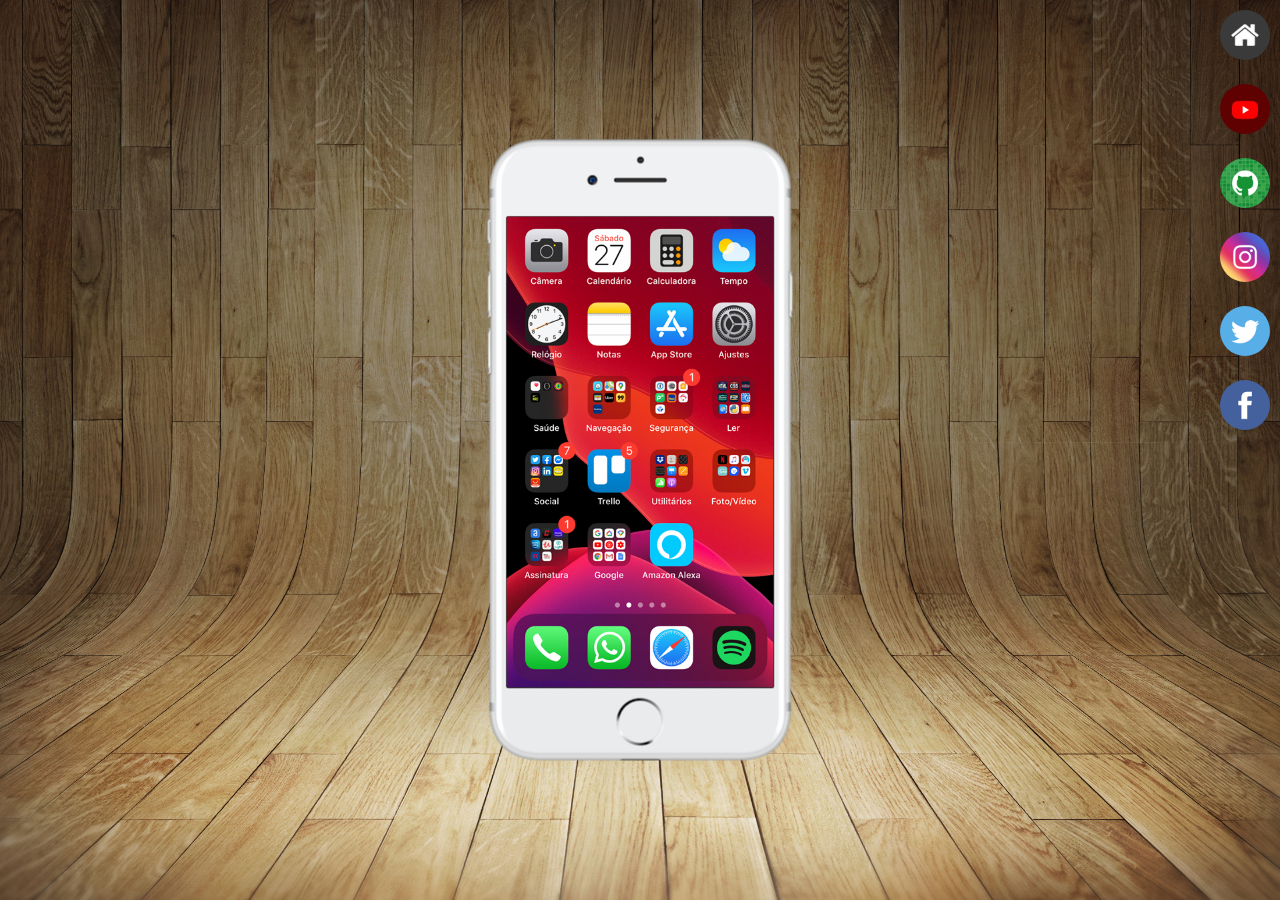
<file: index.html>
<!DOCTYPE html>
<html lang="pt-br">
<head>
    <meta charset="UTF-8">
    <meta name="viewport" content="width=device-width, initial-scale=1.0">
    <link rel="shortcut icon" href="favicon.ico" type="image/x-icon">
    <link rel="stylesheet" href="estilos/style.css">
    <title>Projeto Redes Sociais</title>
</head>
<body>
    <main>
        <section id="telefone">
            <iframe src="home.html" name="tela" id="tela" frameborder="0">
                Seu navegador não é compatível com isso.
            </iframe>

        </section>
        <section id="redes-sociais">
            <a href="home.html" target="tela"><img src="imagens/logo-home.jpg" alt="Home"></a><br>
            <a href="youtube.html" target="tela"><img src="imagens/logo-youtube.jpg" alt="YouTube"></a><br>
            <a href="github.html" target="tela"><img src="imagens/logo-github.jpg" alt="GitHub"></a><br>
            <a href="instagram.html" target="tela"><img src="imagens/logo-instagram.jpg" alt="instagram"></a><br>
            <a href="twitter.html" target="tela"><img src="imagens/logo-twitter.jpg" alt="Twitter"></a><br>
            <a href="facebook.html" target="tela"><img src="imagens/logo-facebook.jpg" alt="Facebook"></a>


        </section>
    </main>
</body>
</html>
</file>
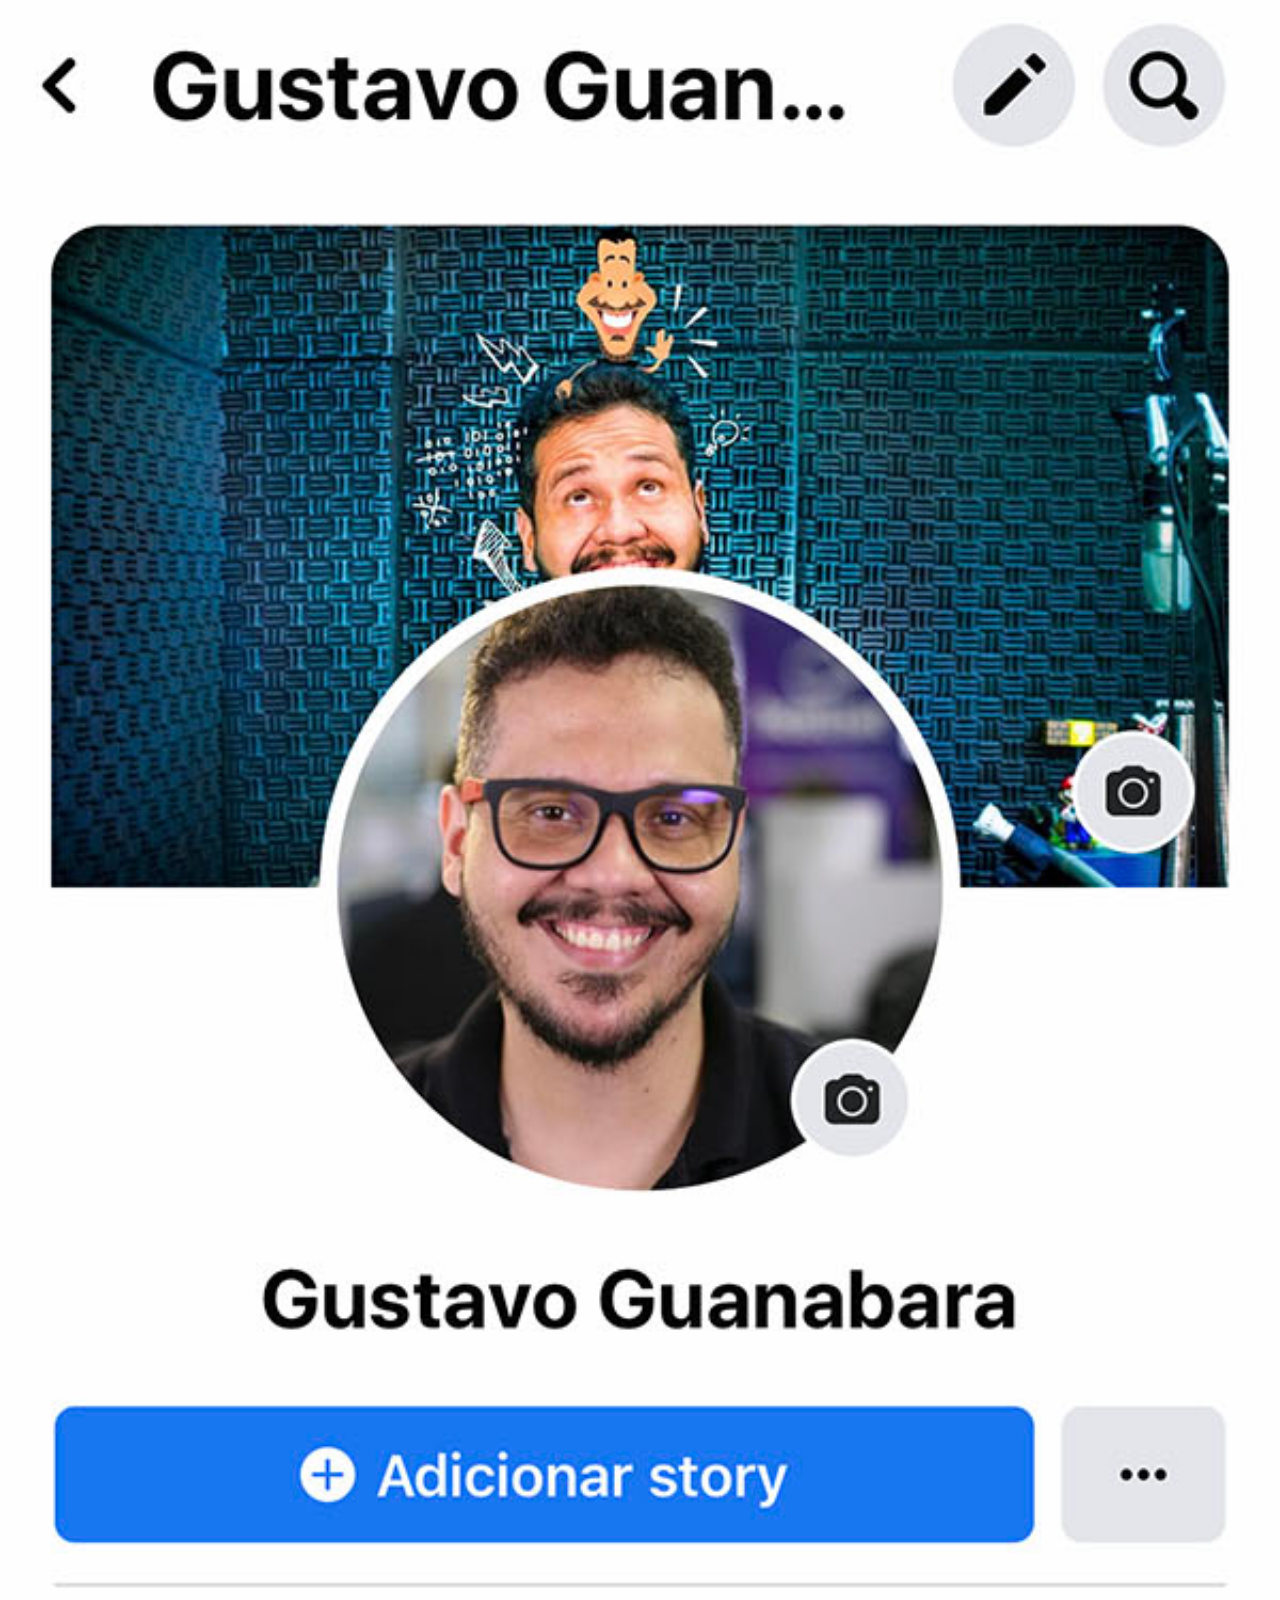
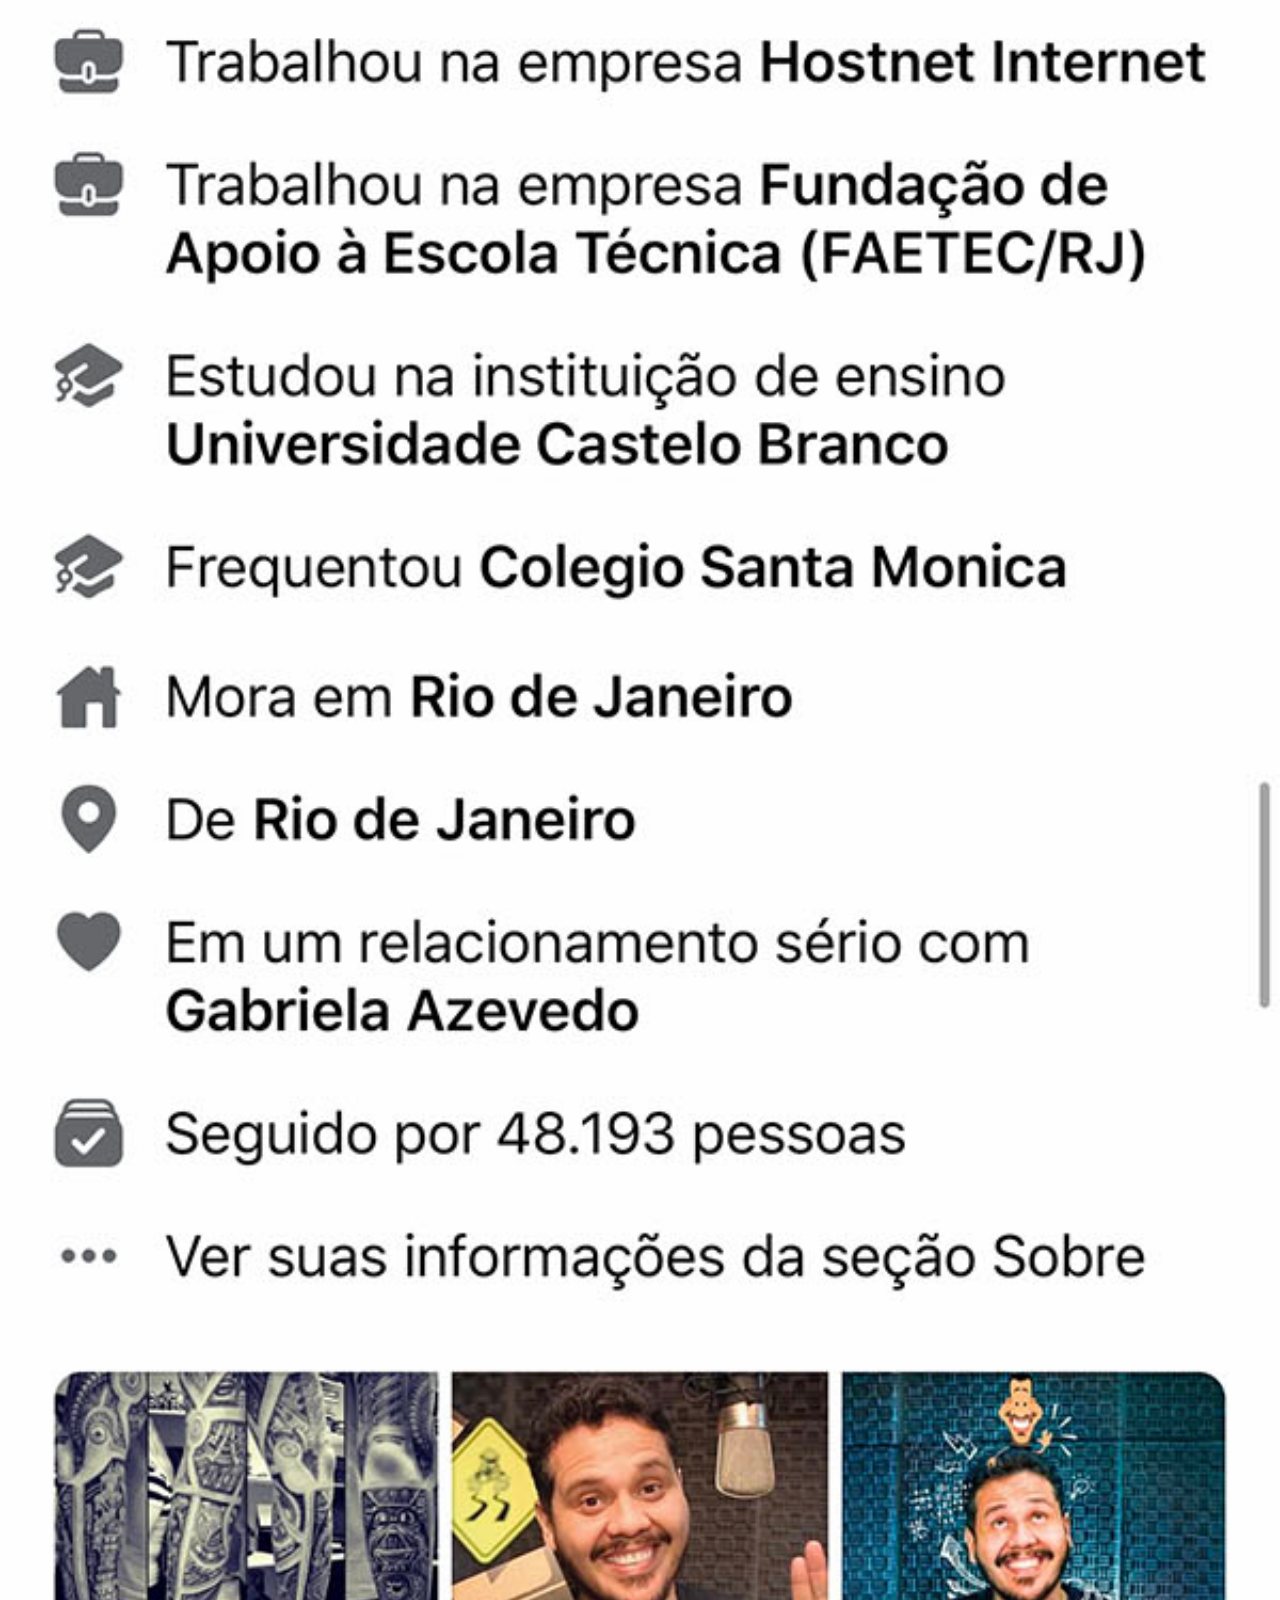
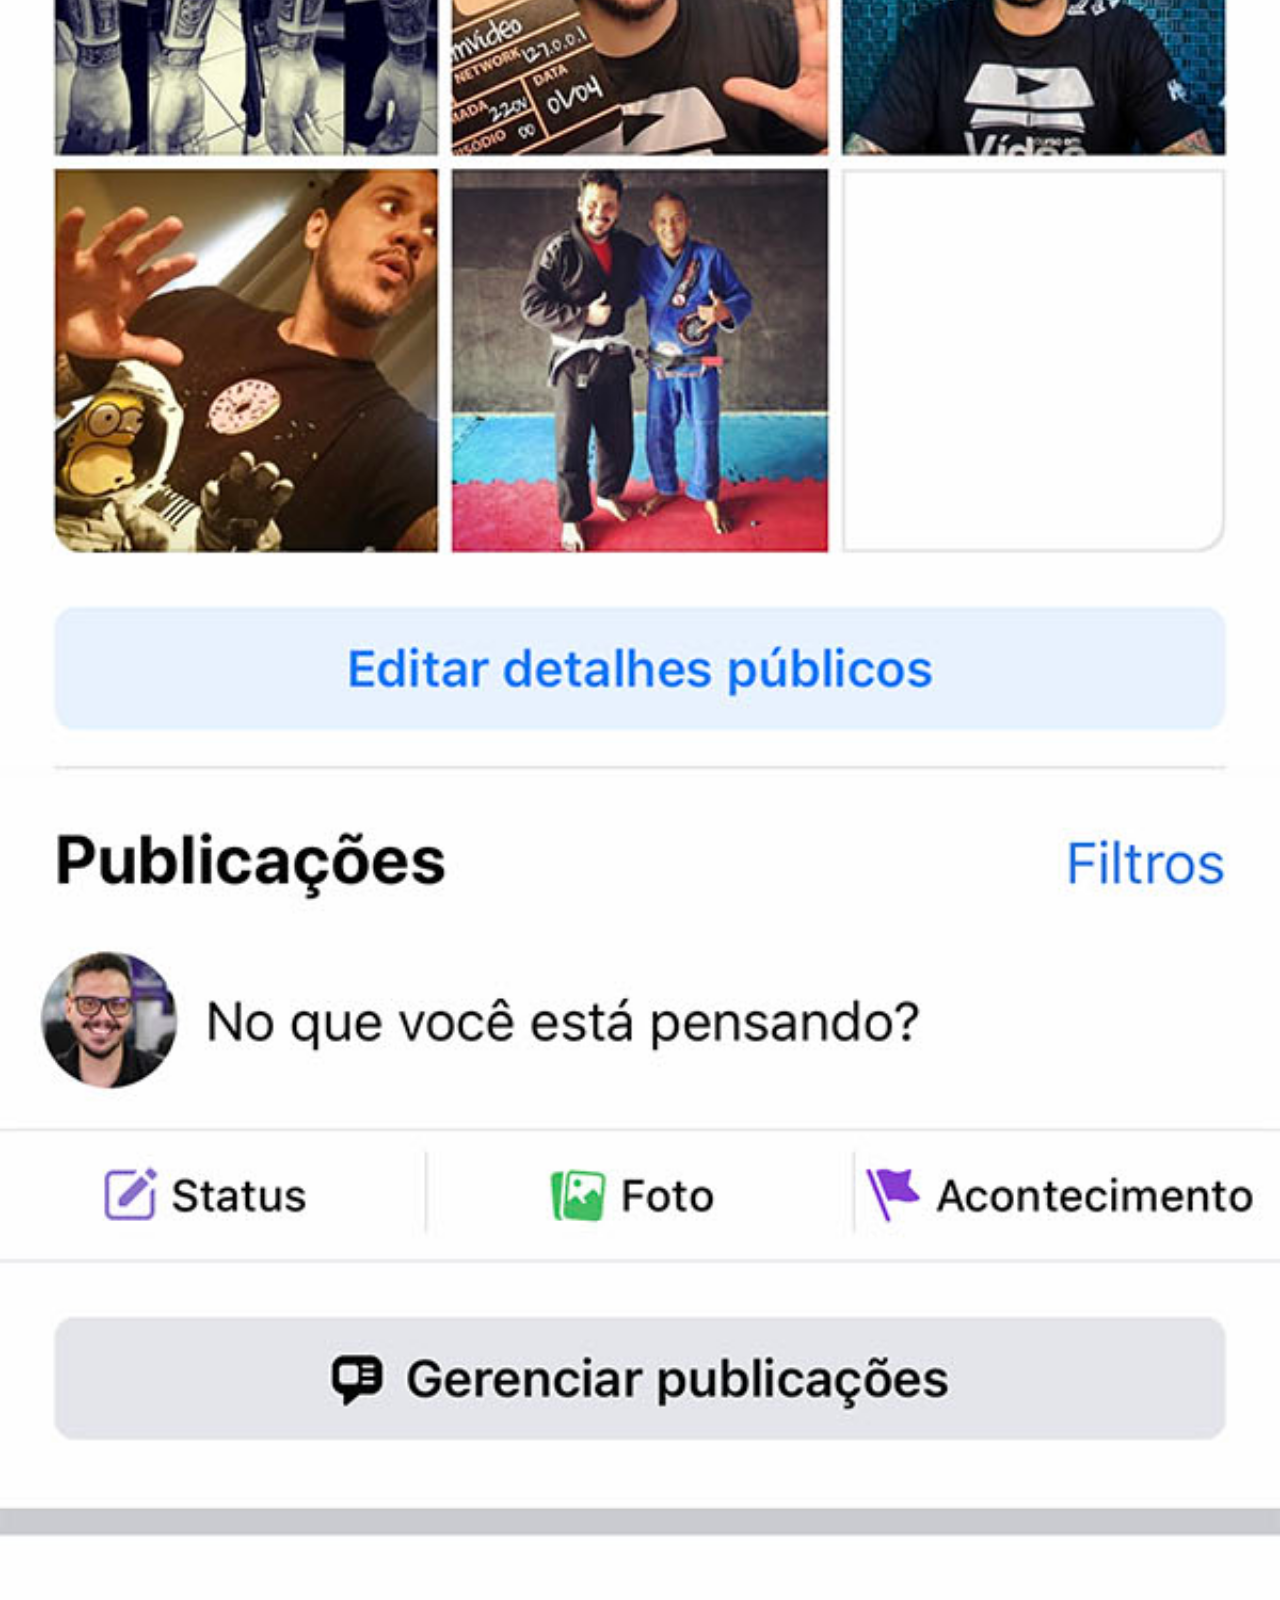
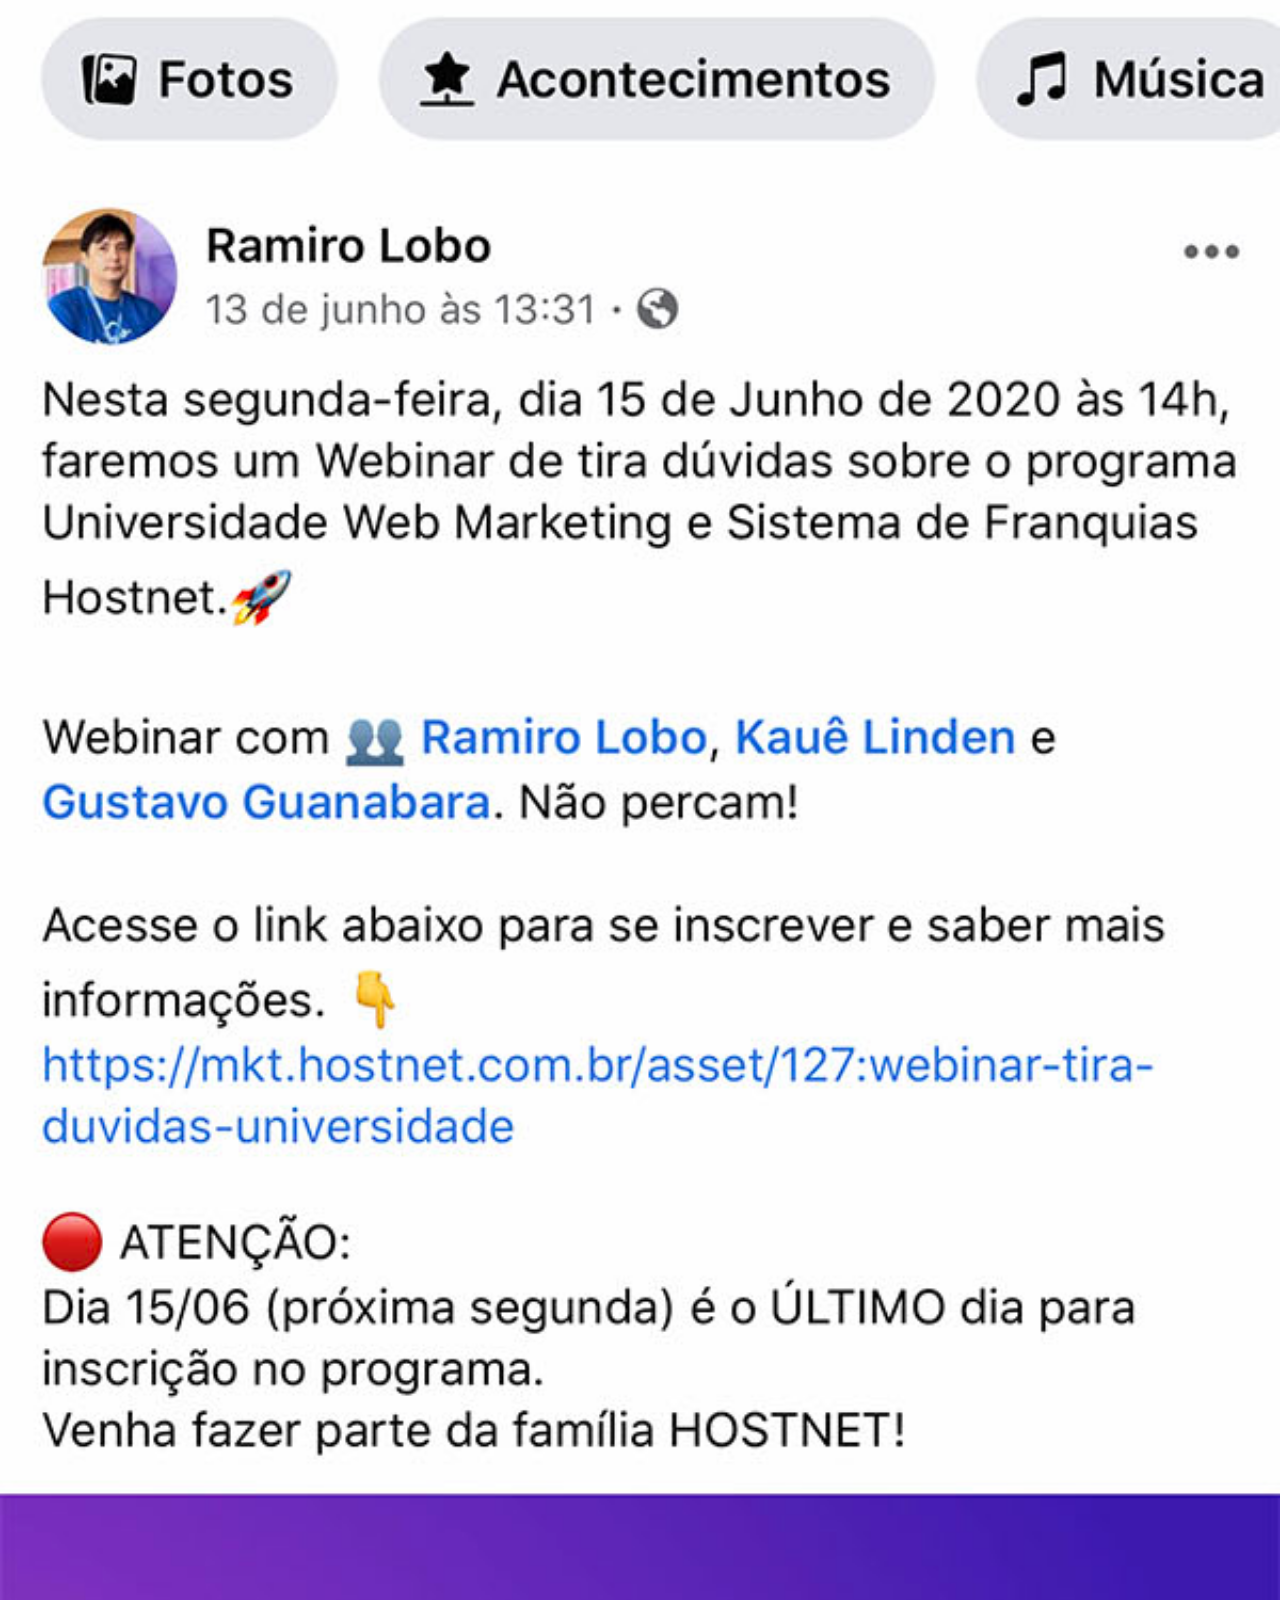
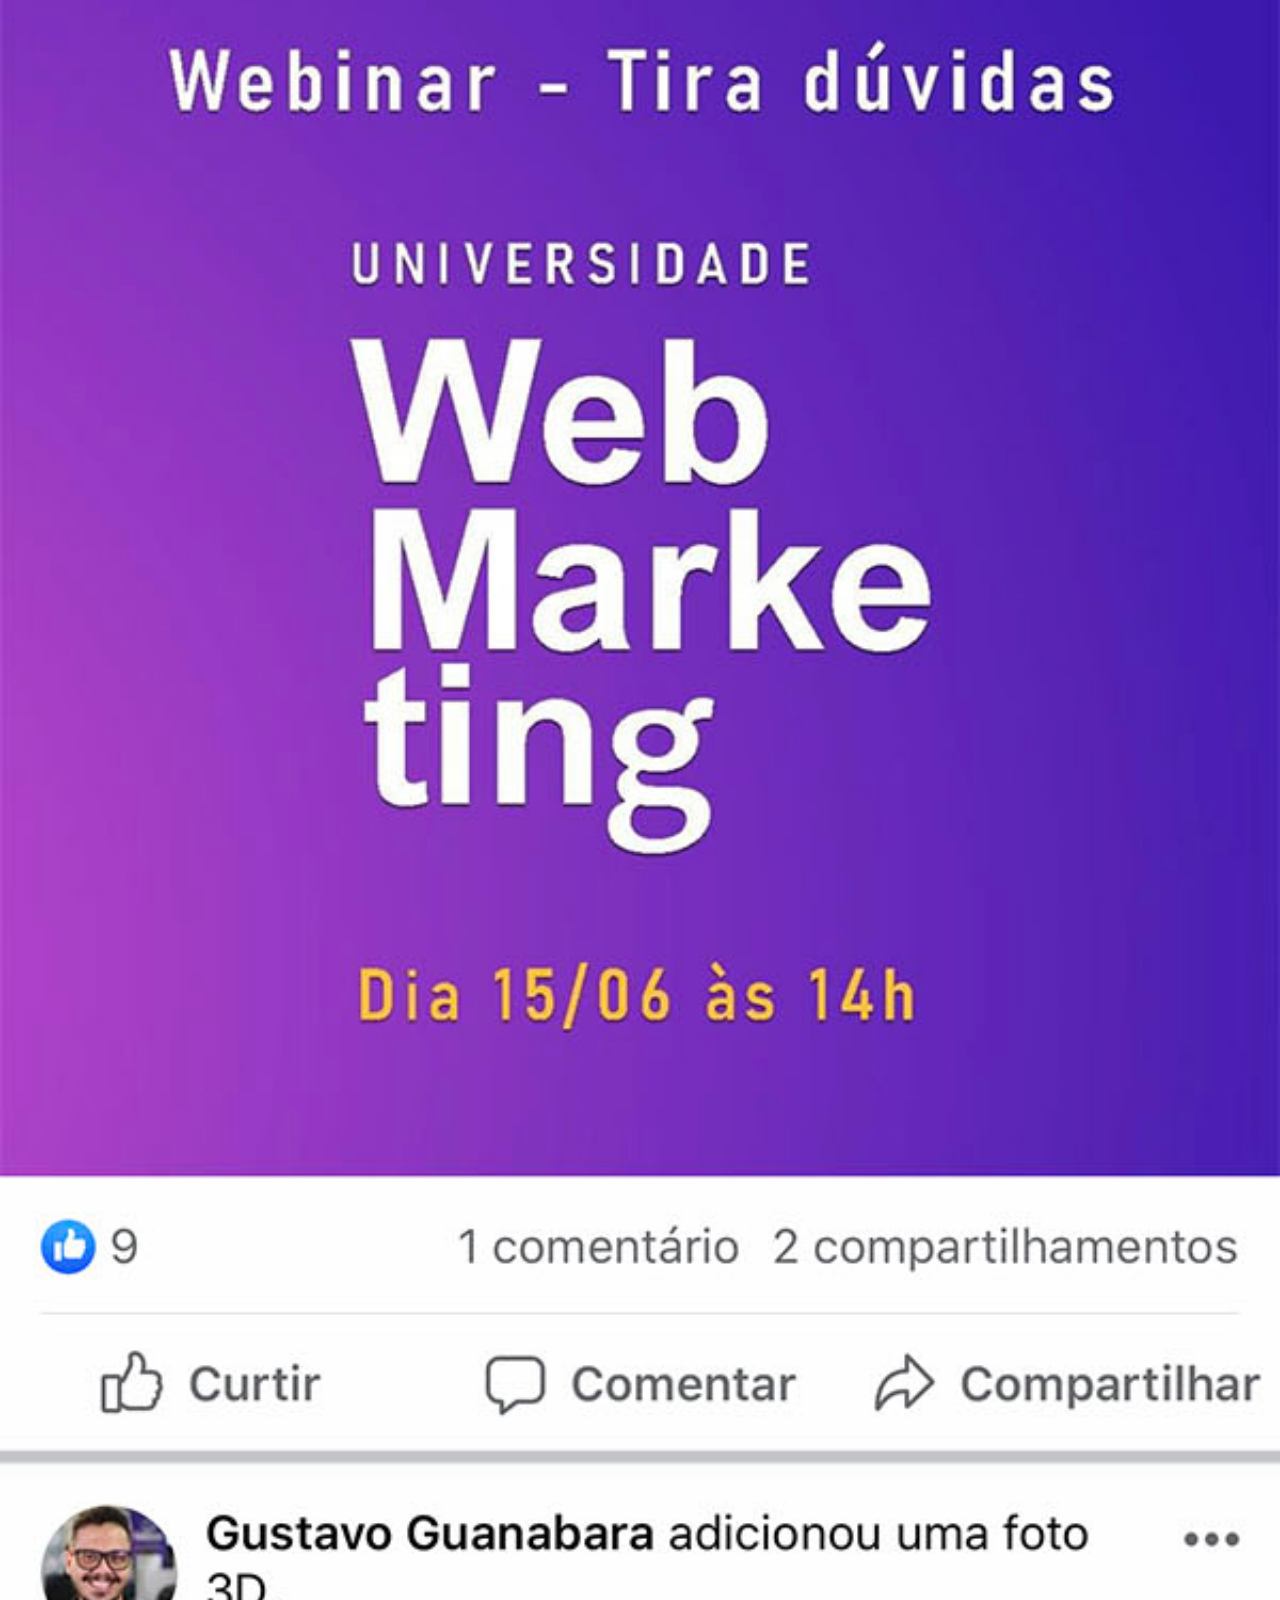
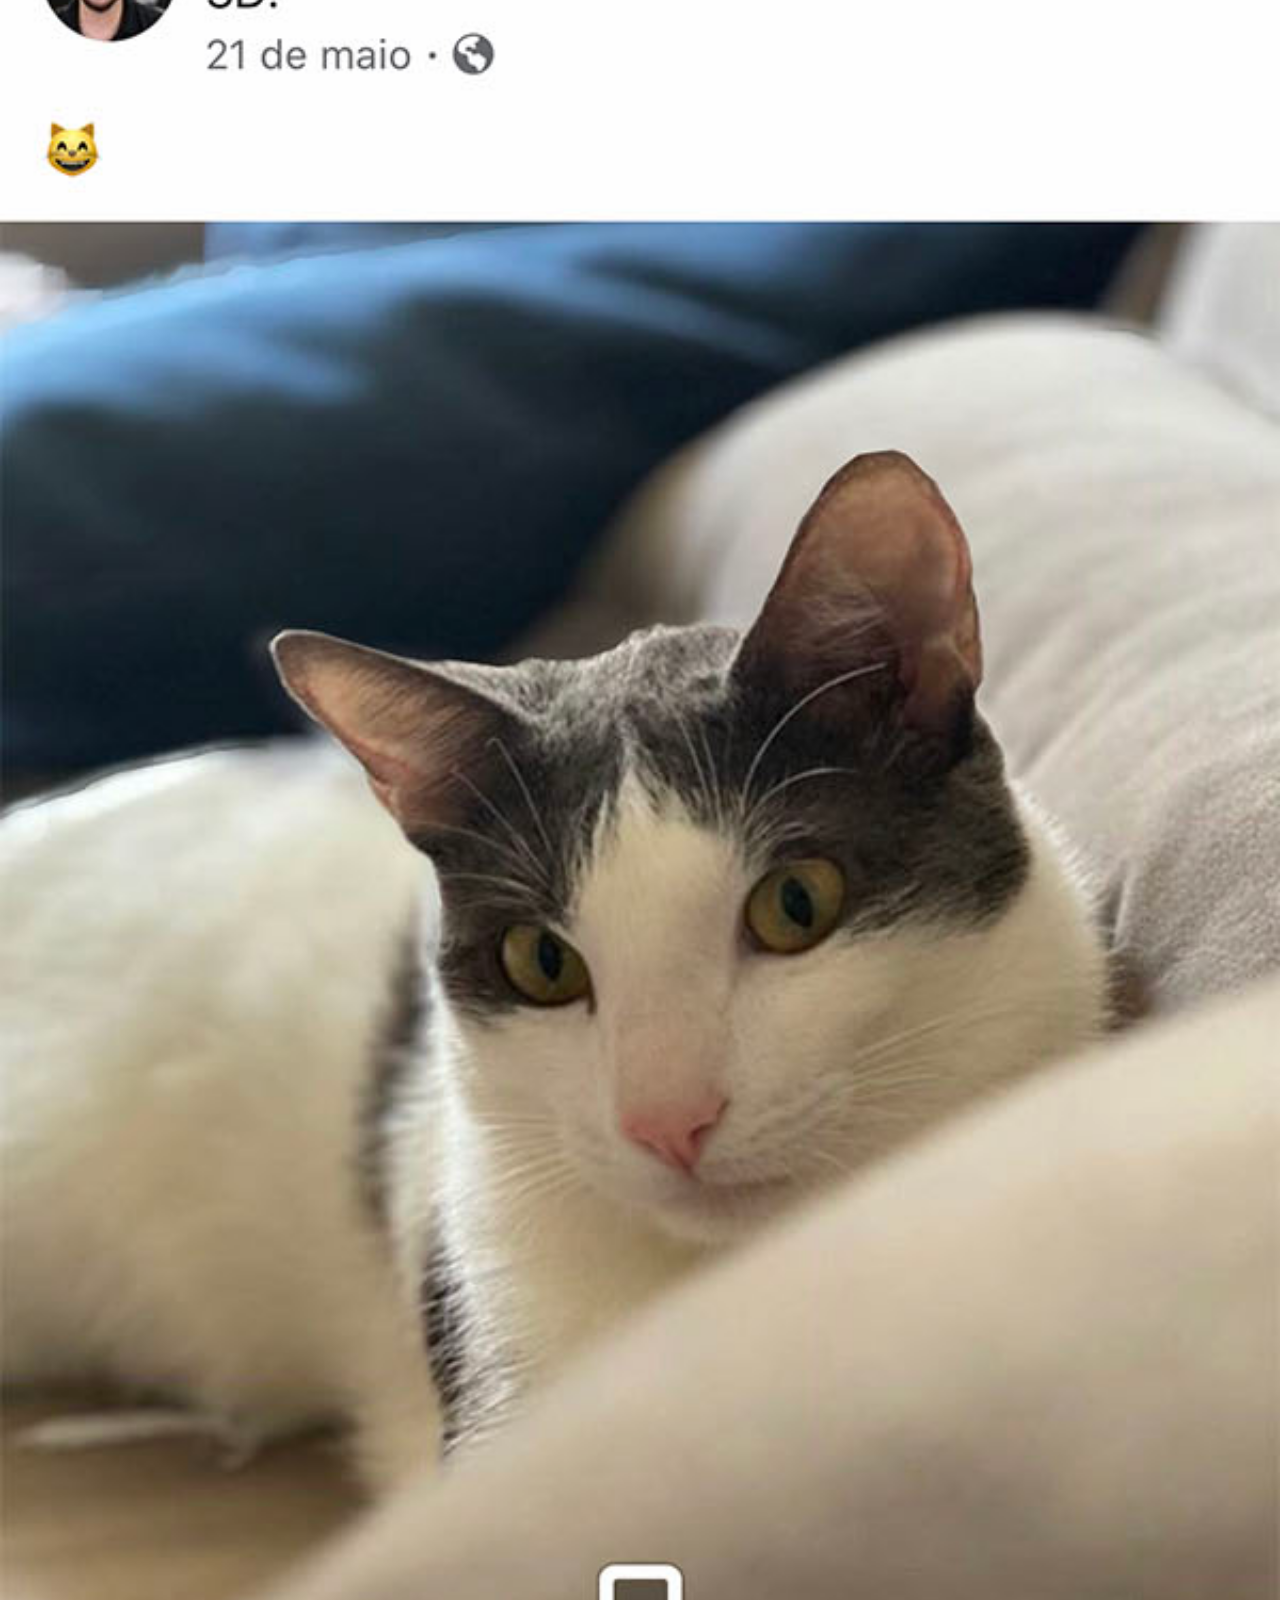
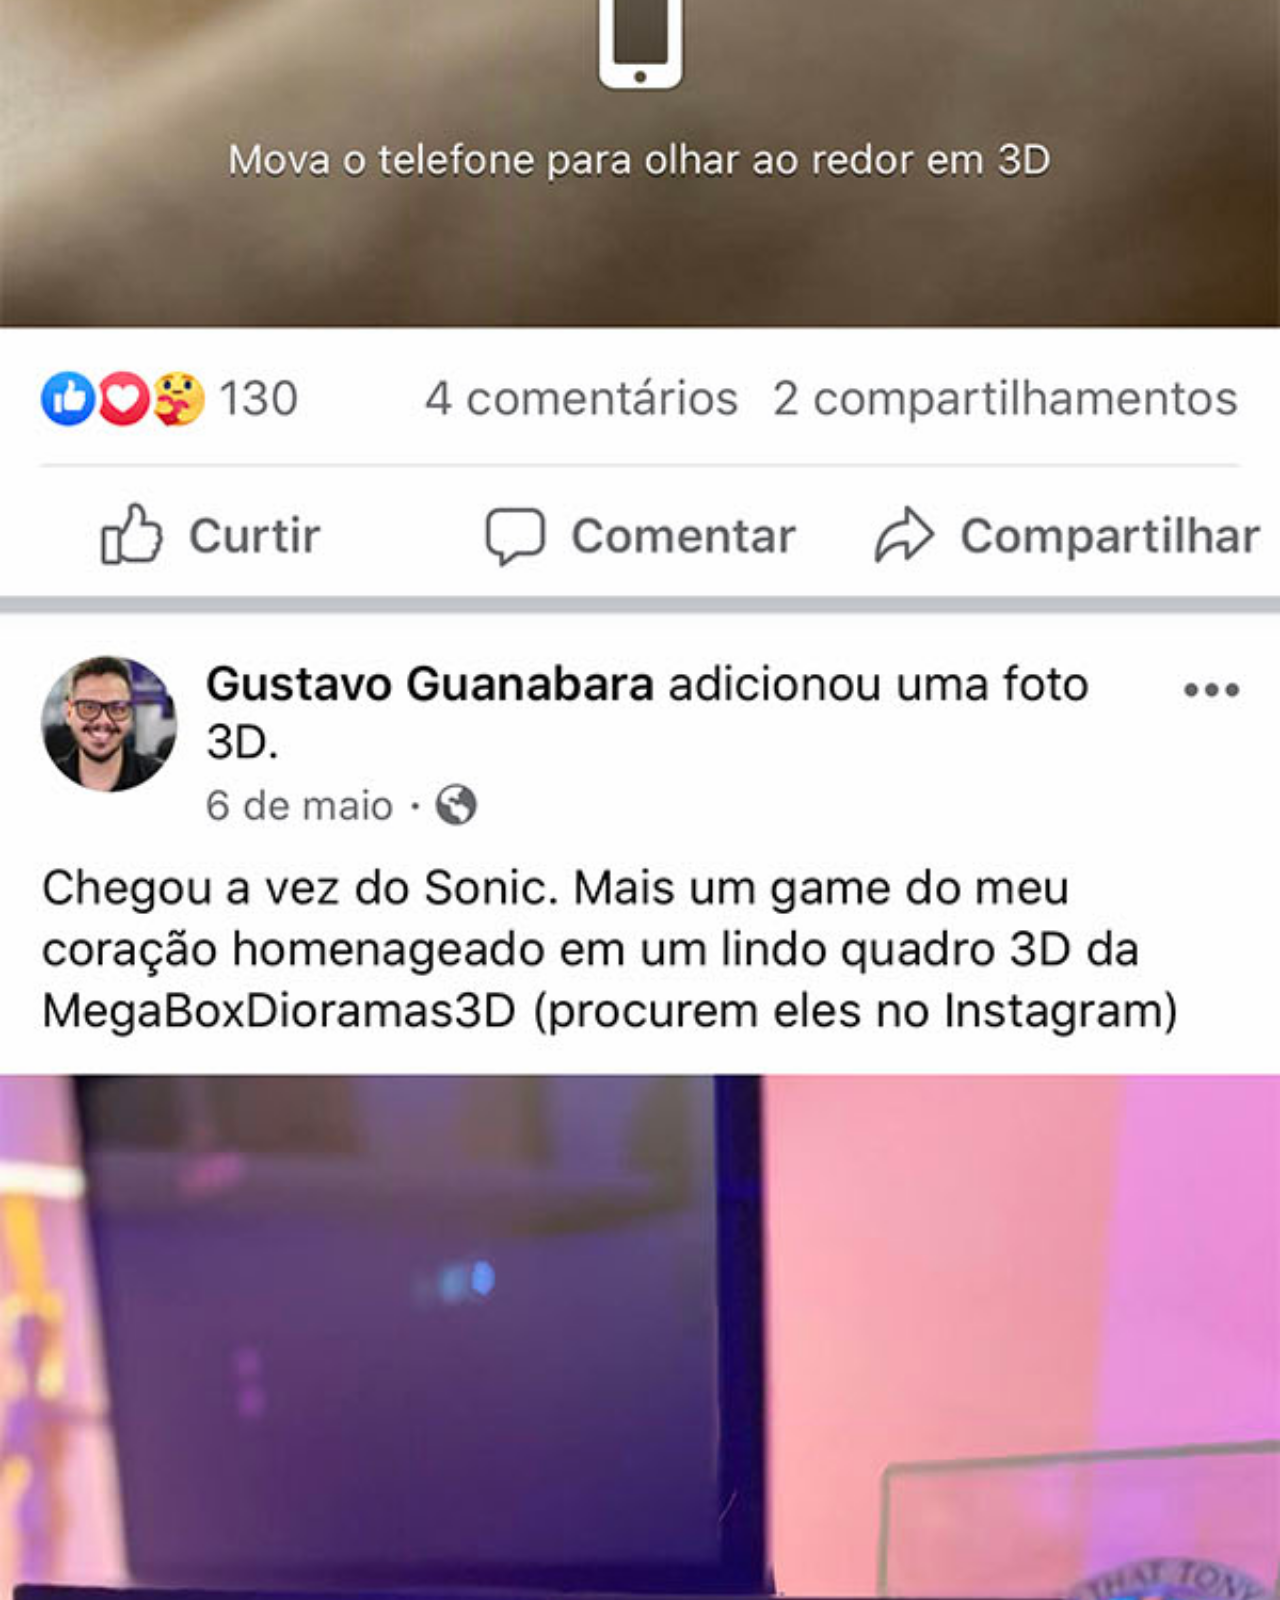
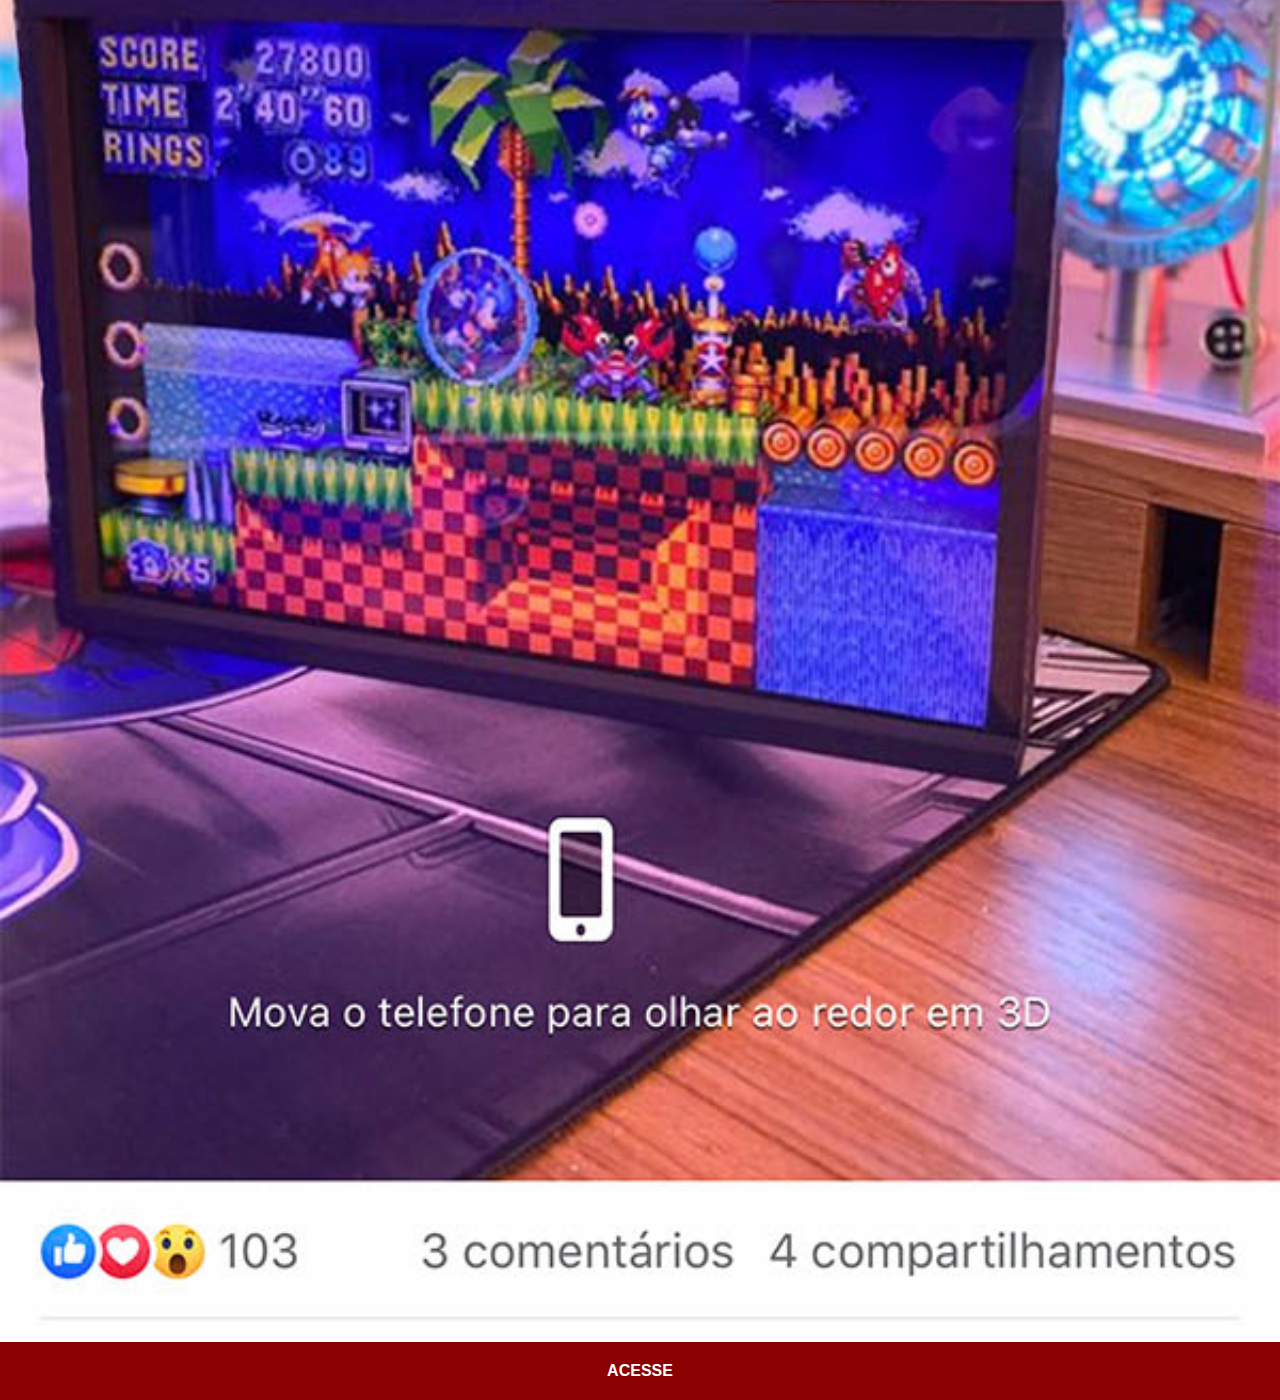
<file: facebook.html>
<!DOCTYPE html>
<html lang="pt-br">
<head>
    <meta charset="UTF-8">
    <meta name="viewport" content="width=device-width, initial-scale=1.0">
    <title>Facebook</title>
    <link rel="stylesheet" href="estilos/social.css">
</head>
<body>
    <img src="imagens/tela-facebook.jpg" alt="Facebook">
    <a href="https://www.facebook.com/gustavoguanabara/" target="_blank">ACESSE</a>
    
</body>
</html>
</file>
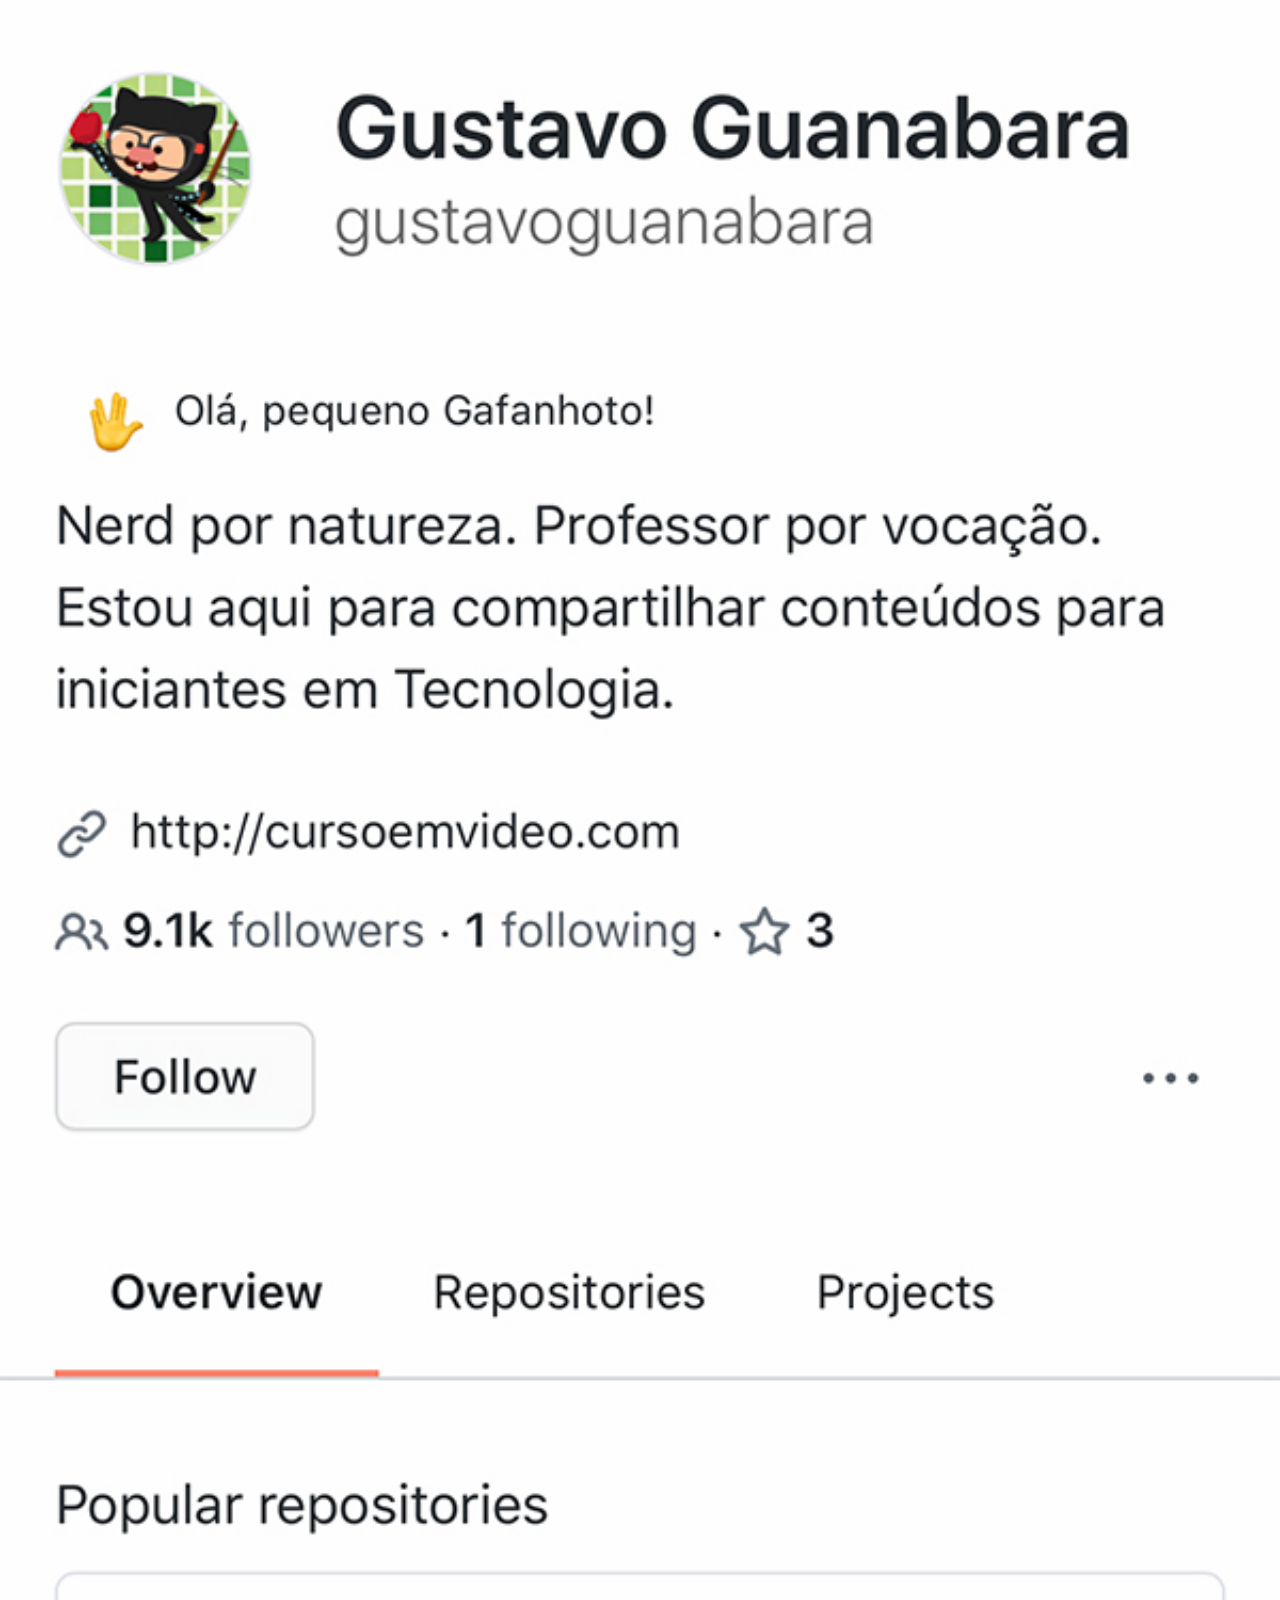
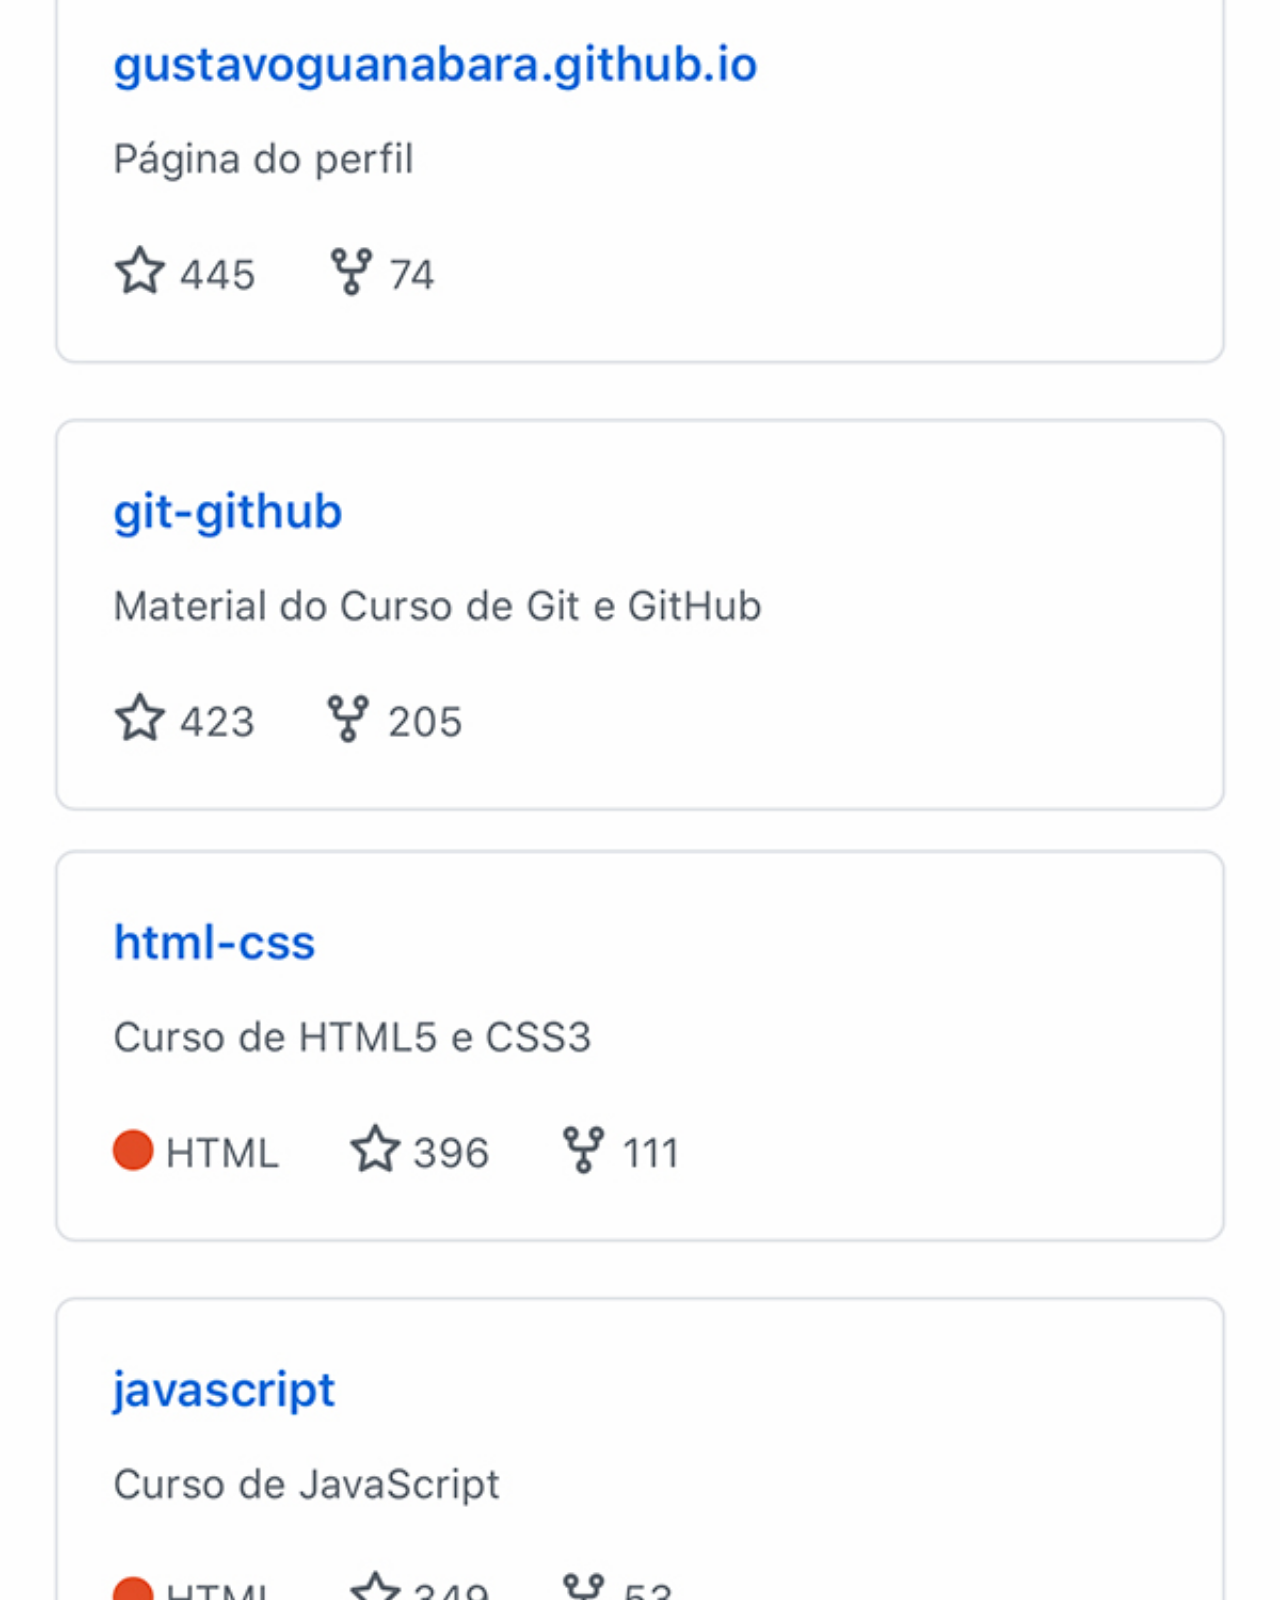
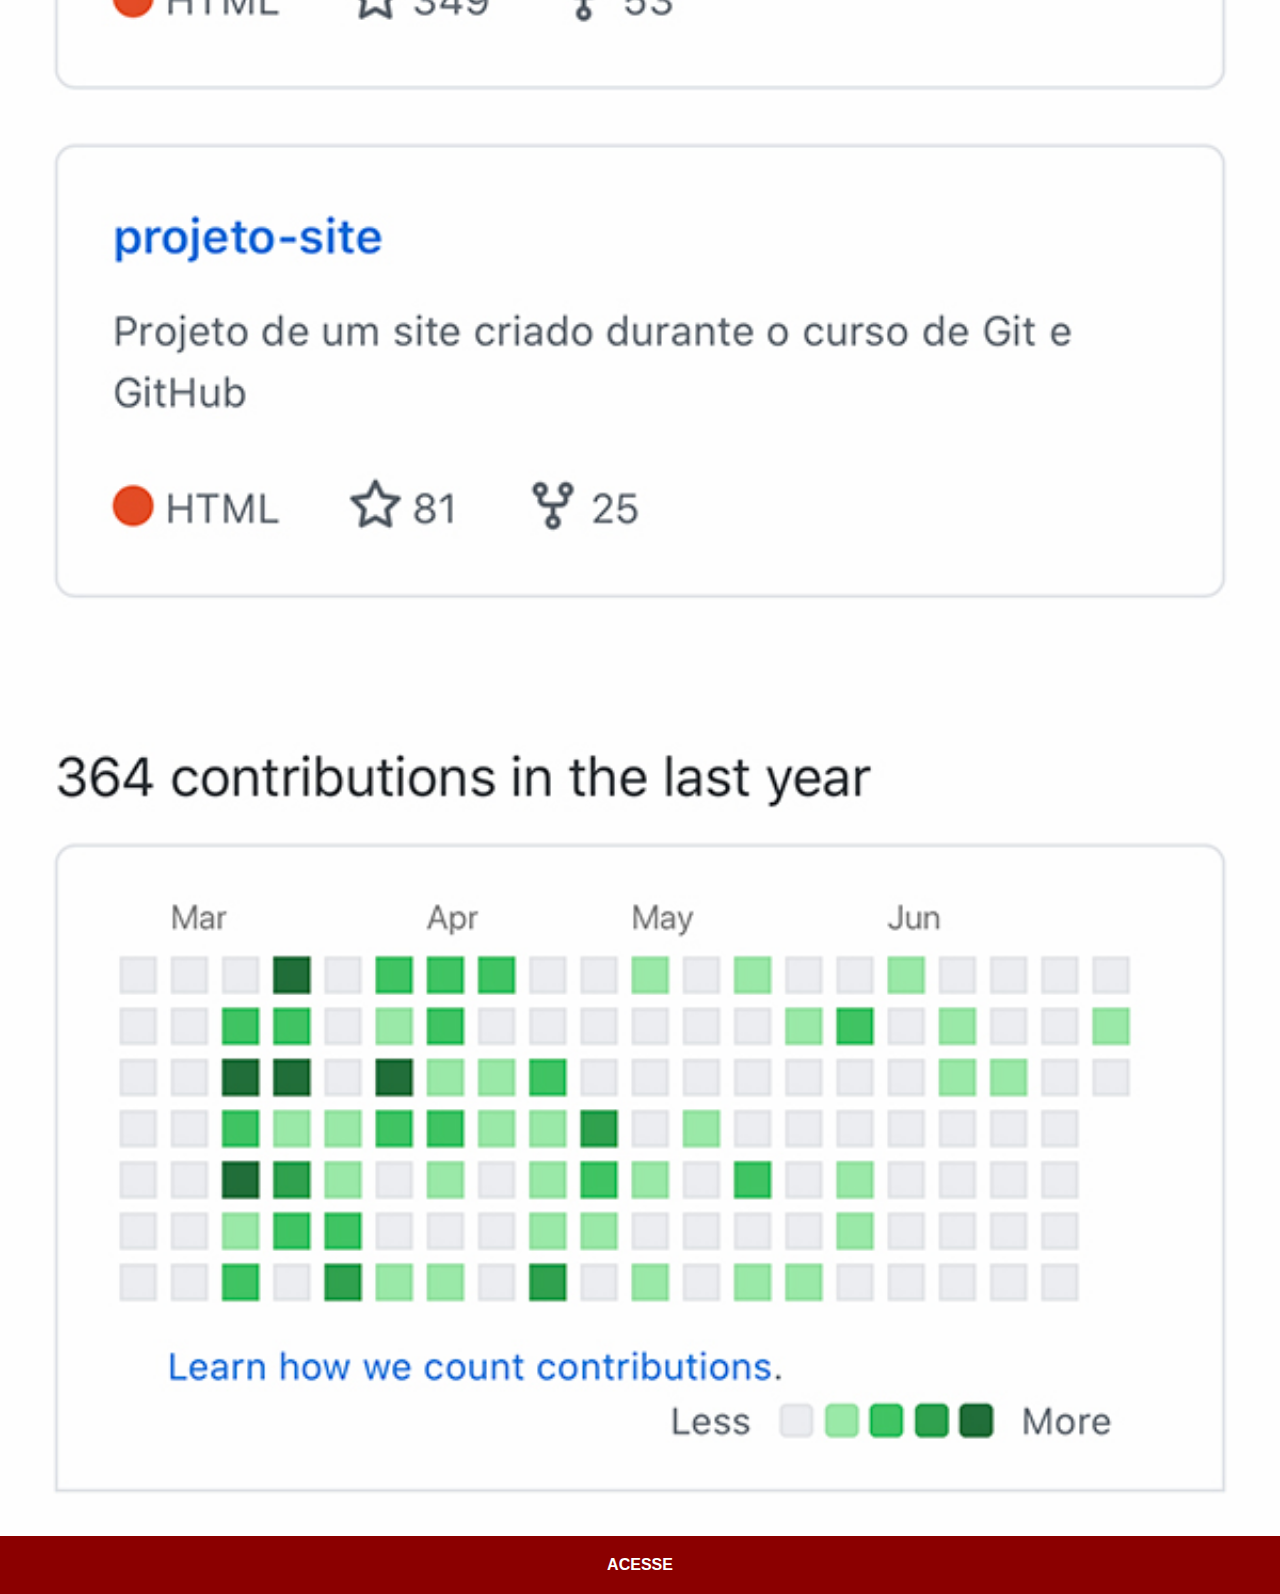
<file: github.html>
<!DOCTYPE html>
<html lang="pt-br">
<head>
    <meta charset="UTF-8">
    <meta name="viewport" content="width=device-width, initial-scale=1.0">
    <title>GitHub</title>
    <link rel="stylesheet" href="estilos/social.css">
</head>
<body>
    <img src="imagens/tela-github.jpg" alt="GitHub">
    <a href="https://github.com/gustavoguanabara/" target="_blank">ACESSE</a>
    
</body>
</html>
</file>
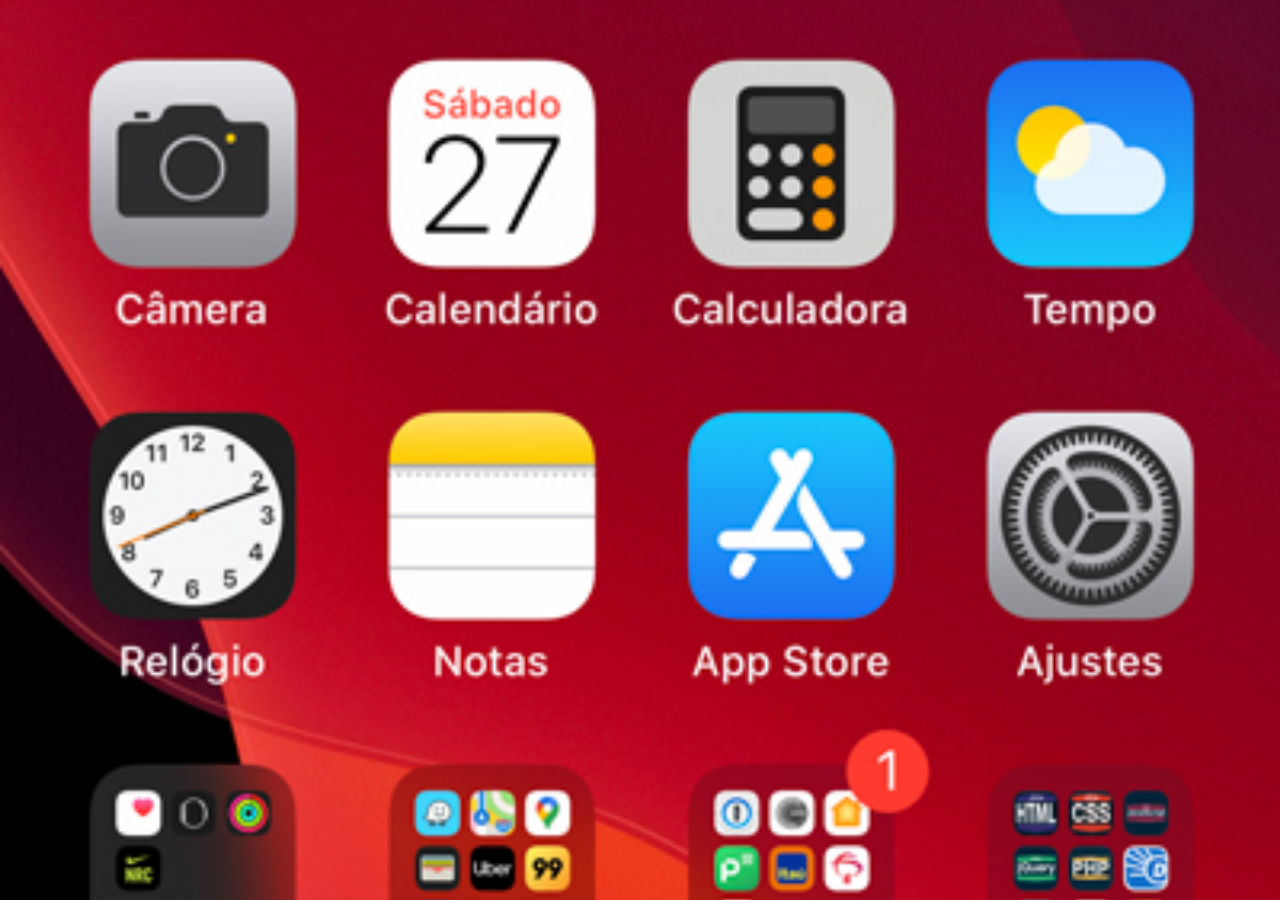
<file: home.html>
<!DOCTYPE html>
<html lang="pt-br">
<head>
    <meta charset="UTF-8">
    <meta name="viewport" content="width=device-width, initial-scale=1.0">
    <title>Home</title>
</head>
<style>
    * {
        margin: 0px;
        padding: 0px;
    }

    body {
        width: 100vw;
        height: 100vh;
        background: black url('imagens/tela-home.jpg') no-repeat top center;
        background-size: cover;

    }
</style>
<body>
    
</body>
</html>
</file>
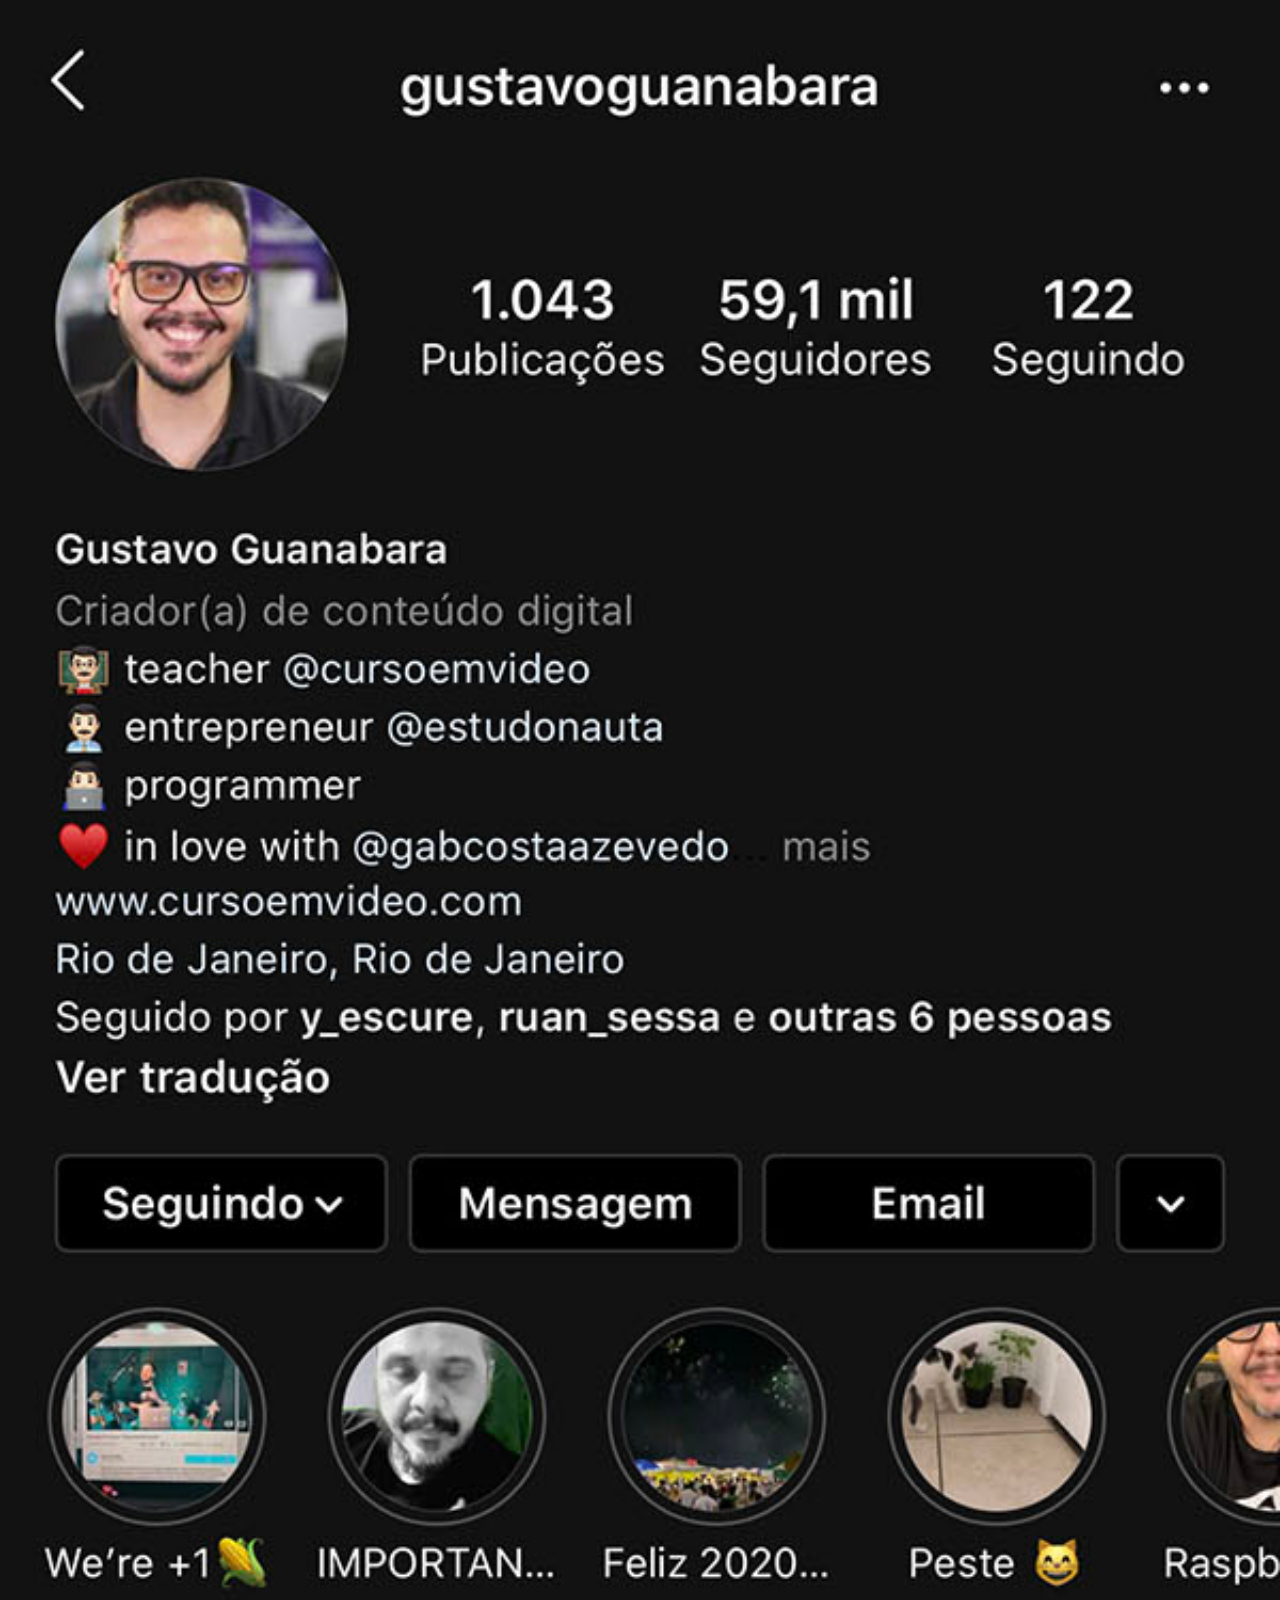
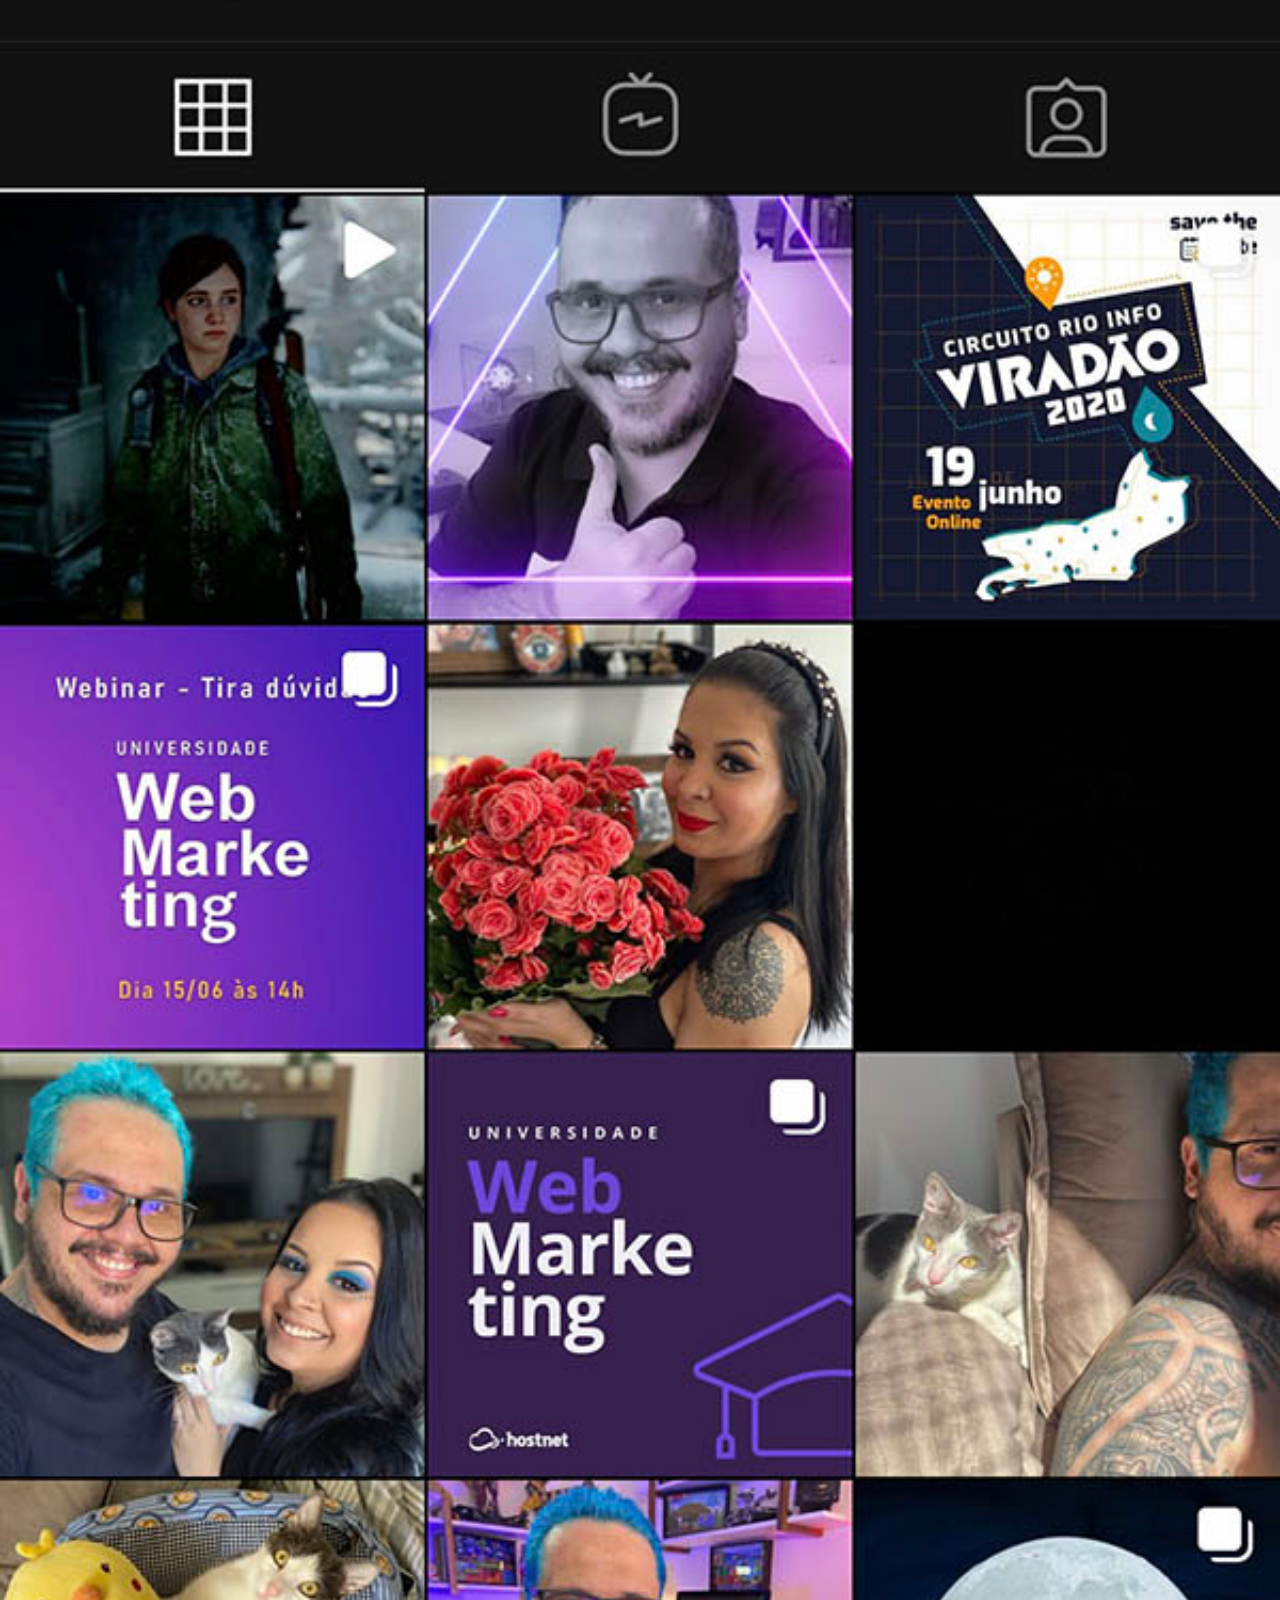
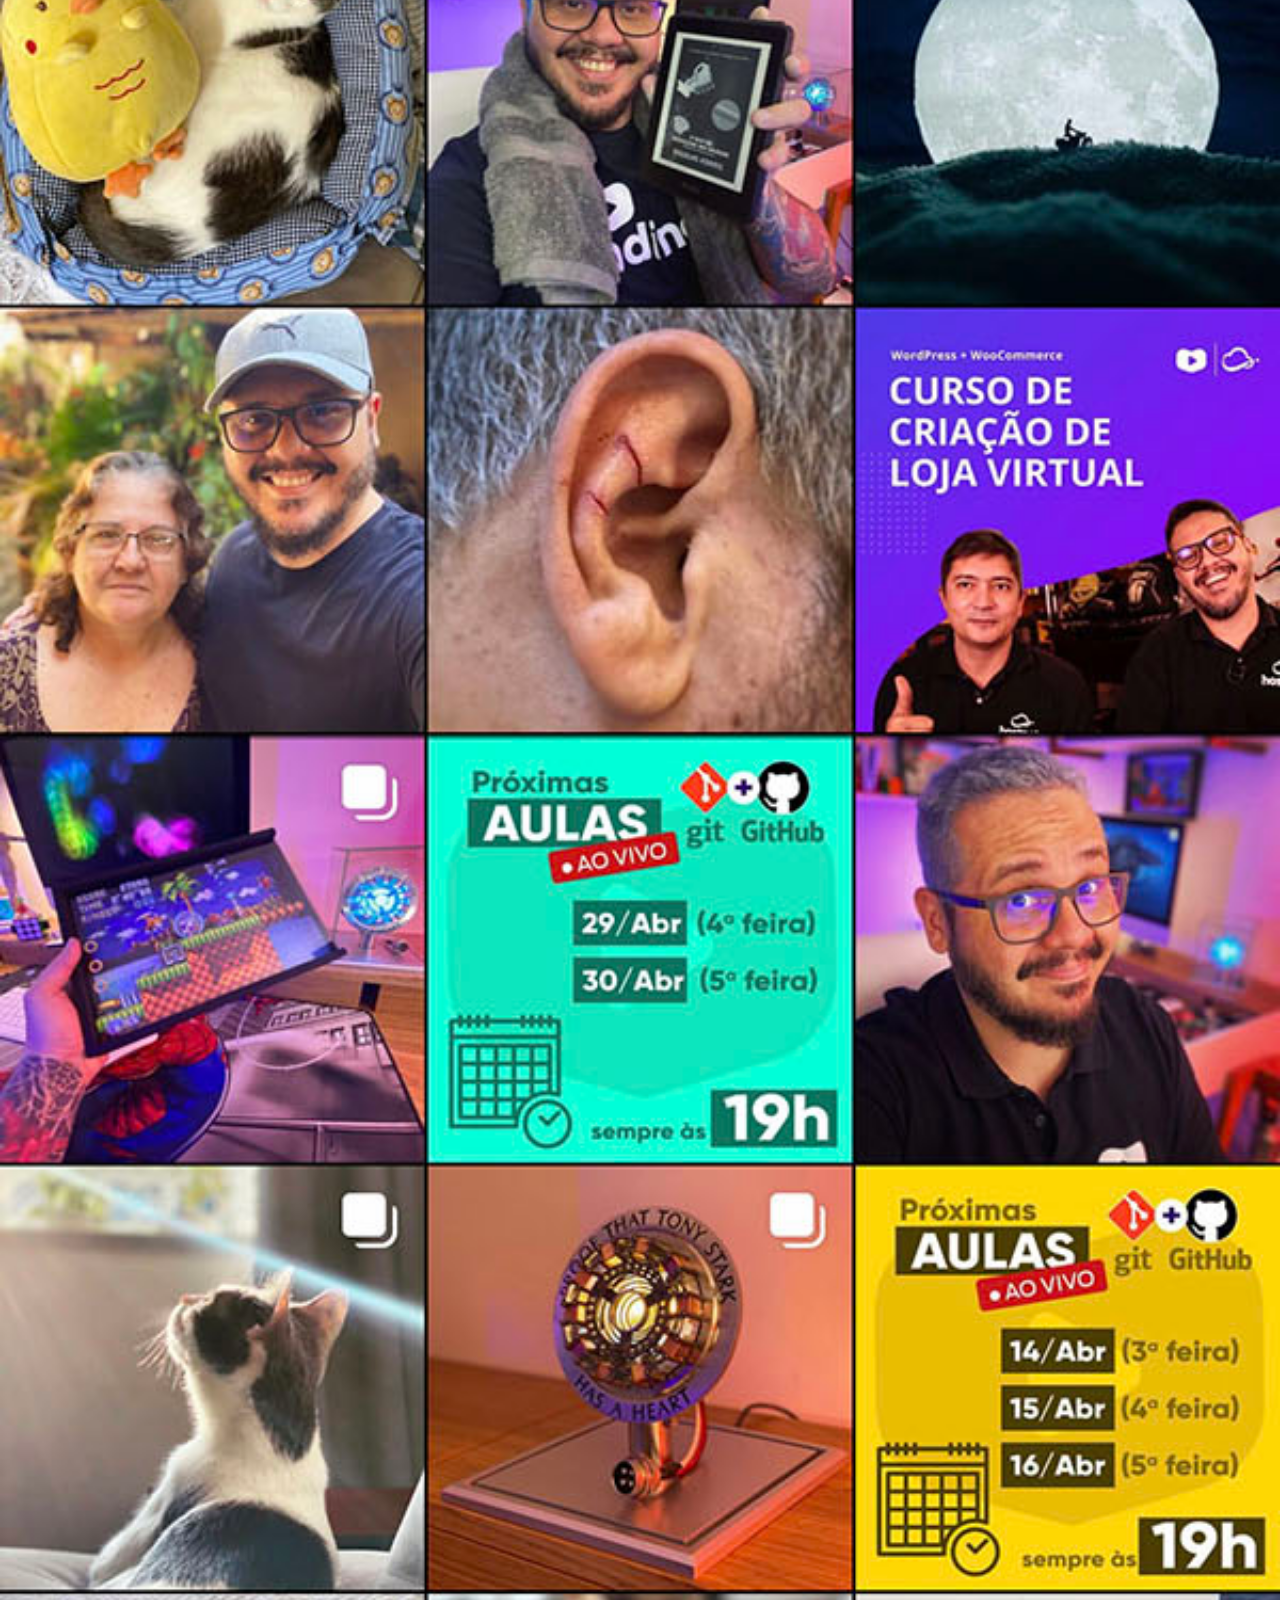
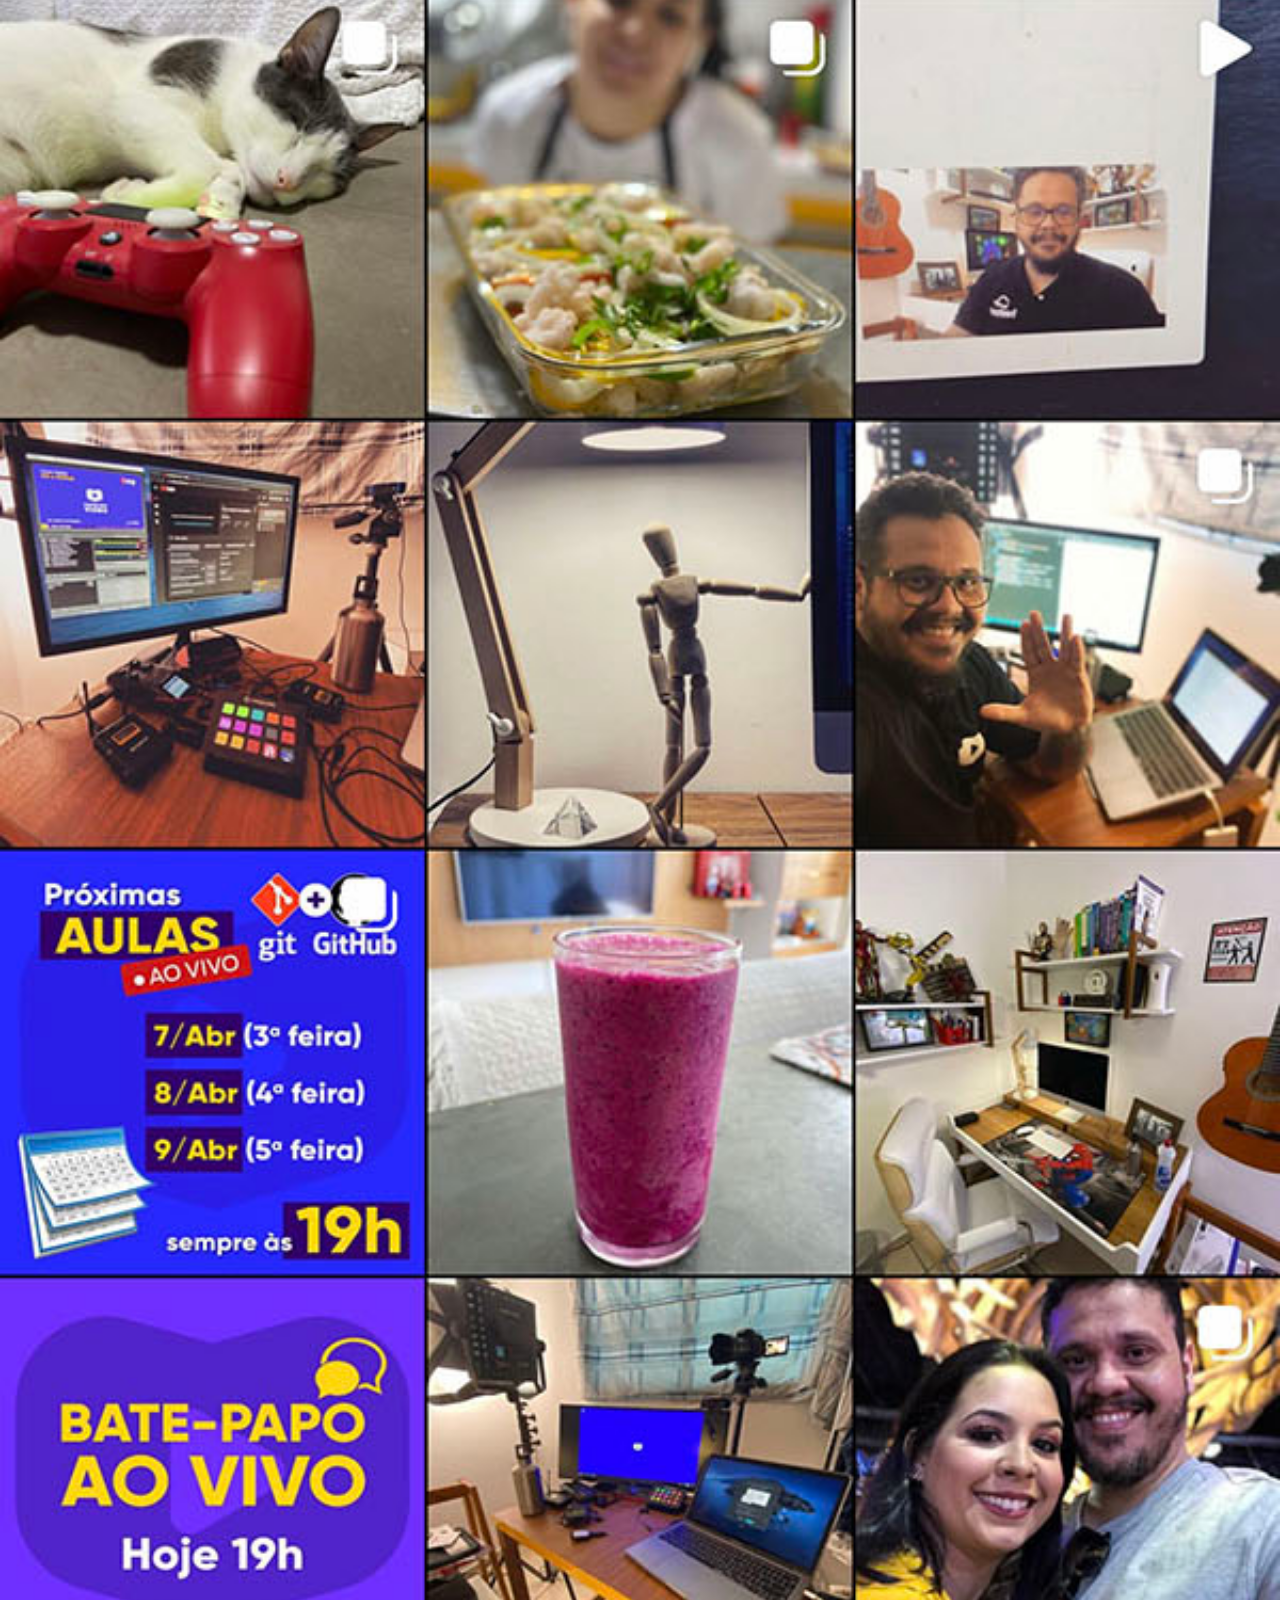
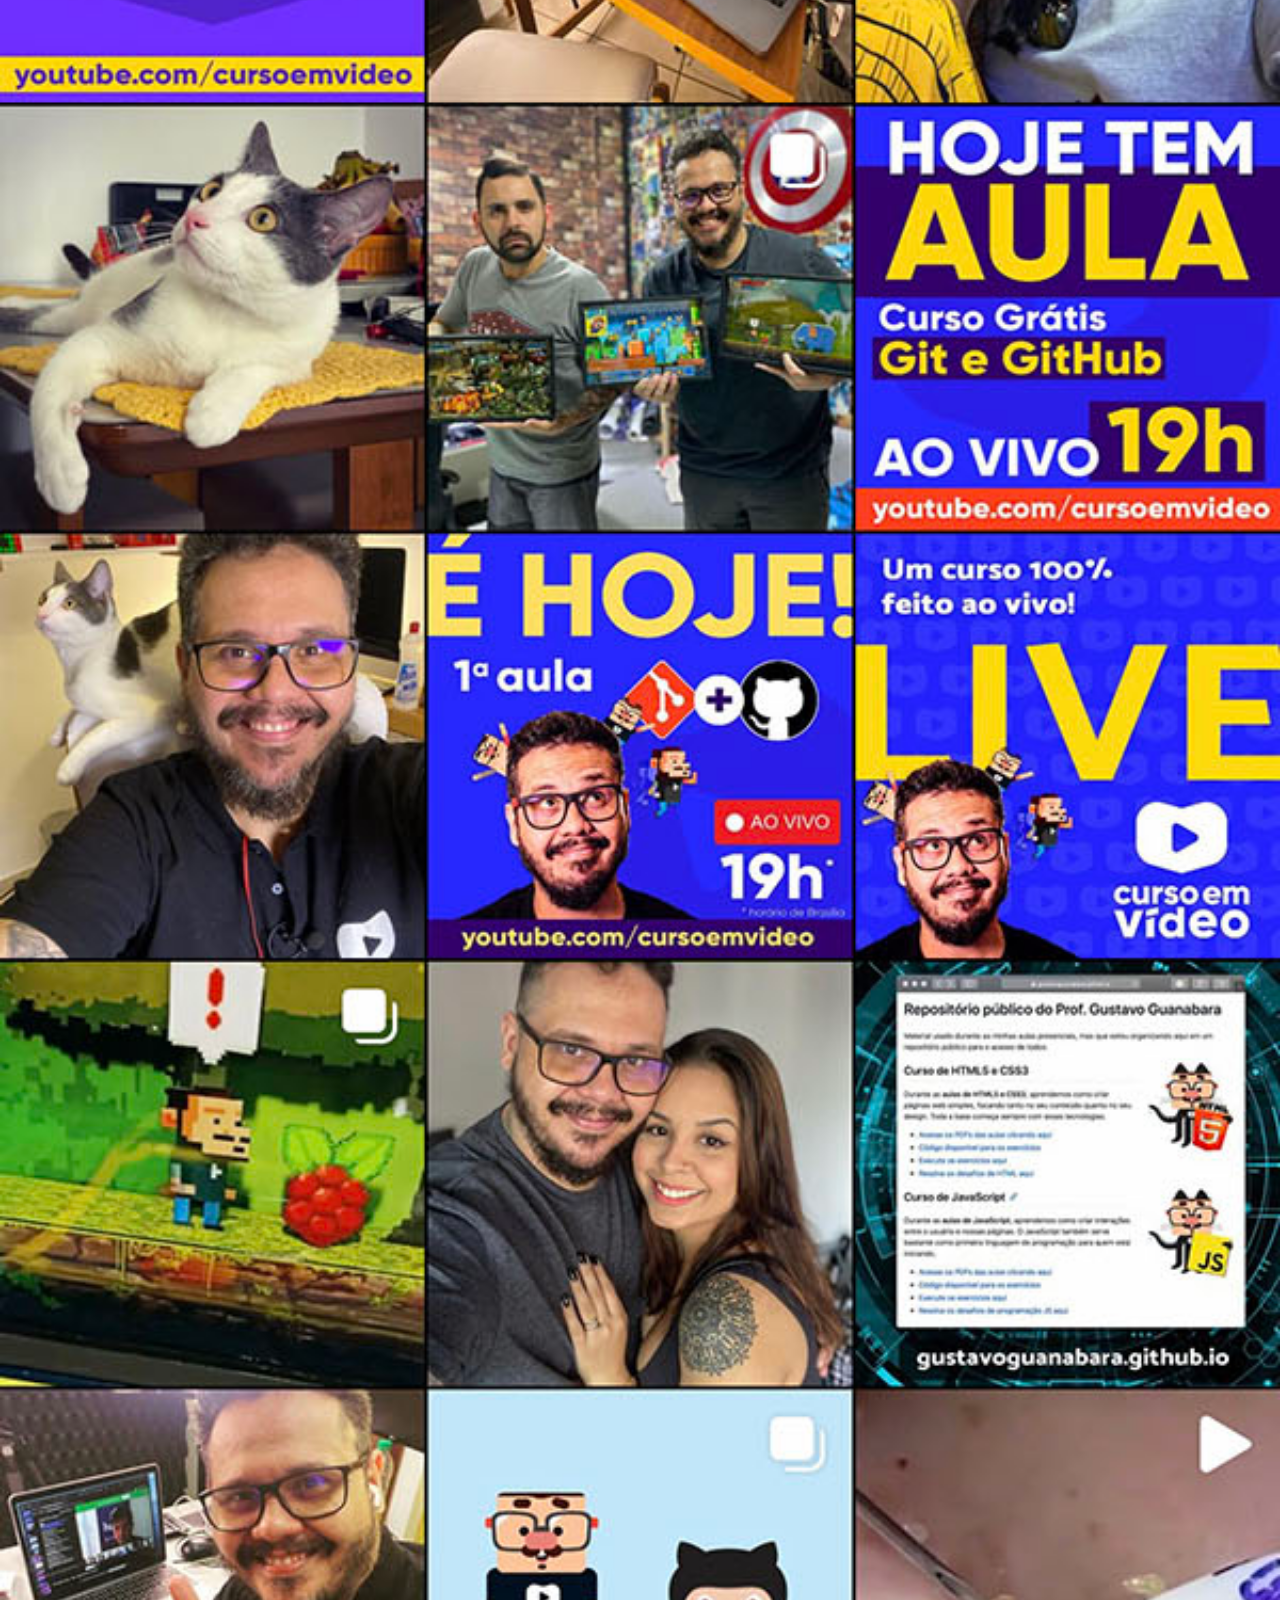
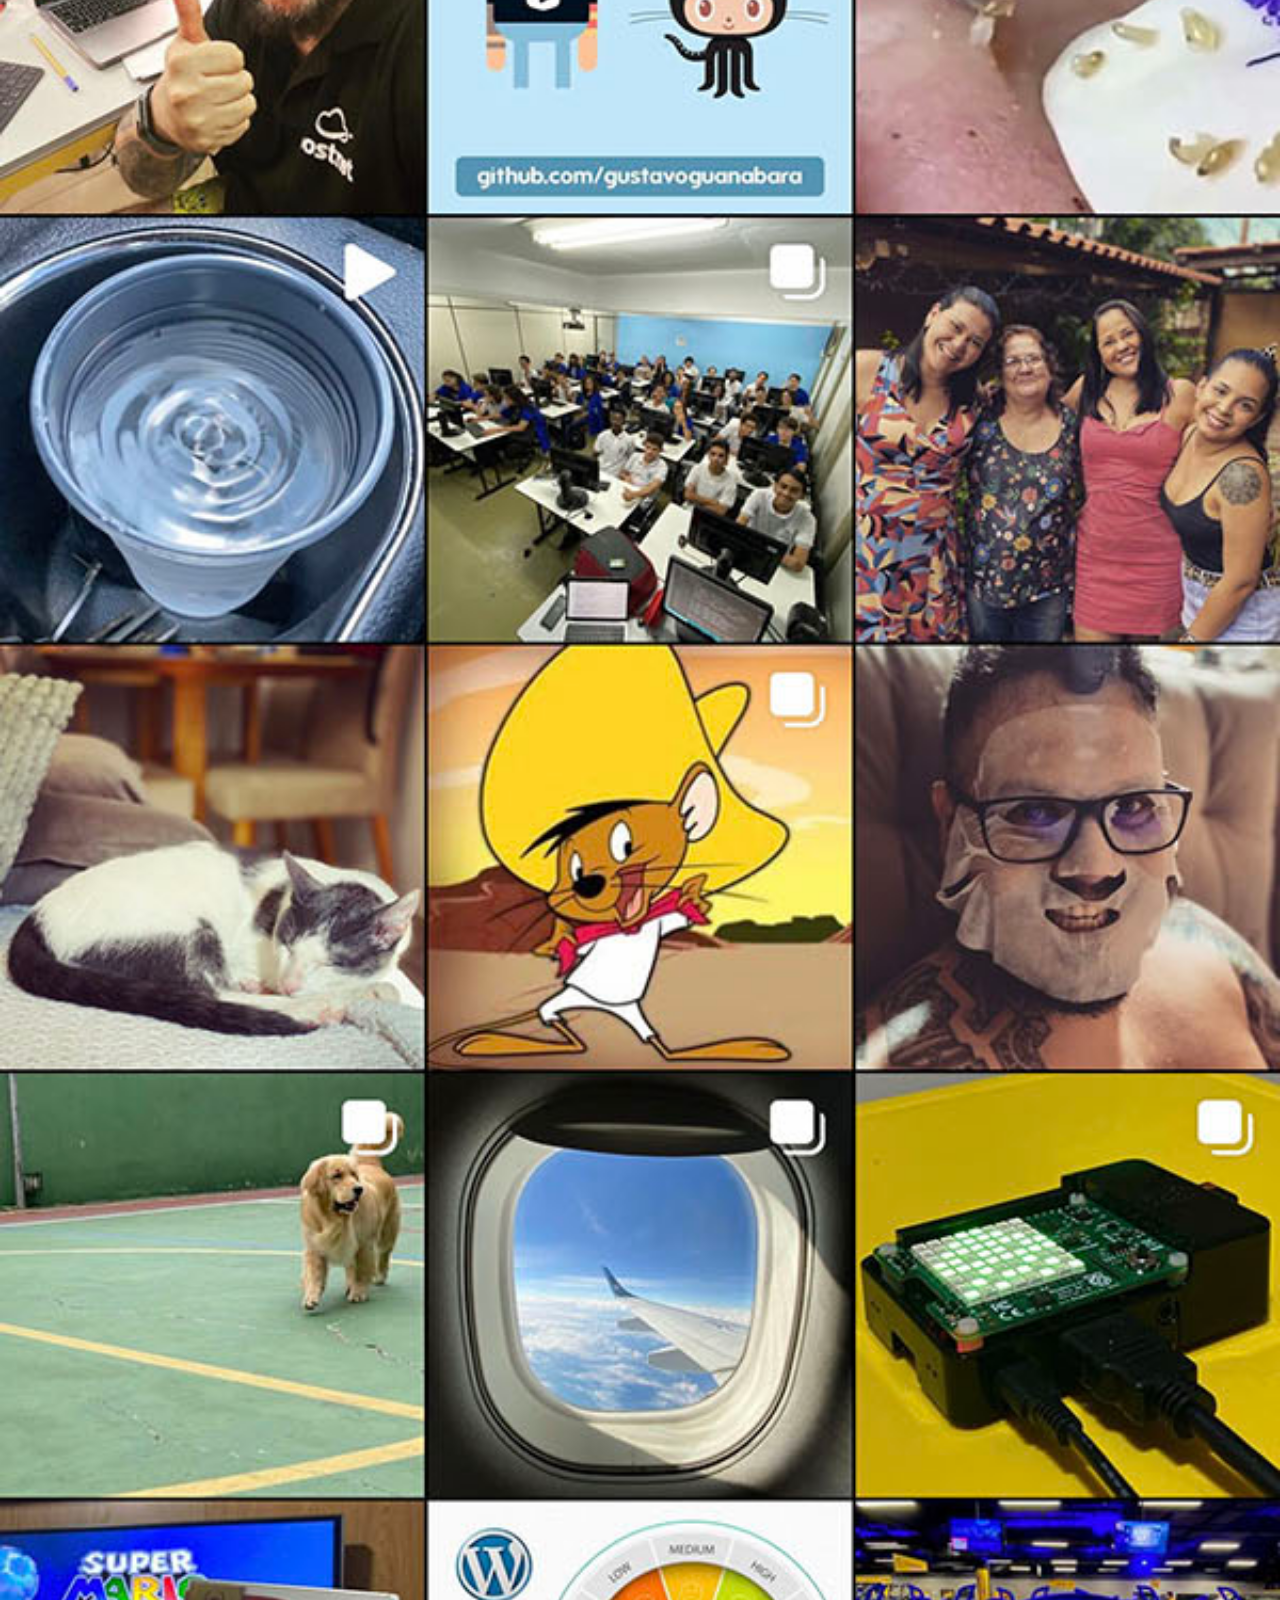
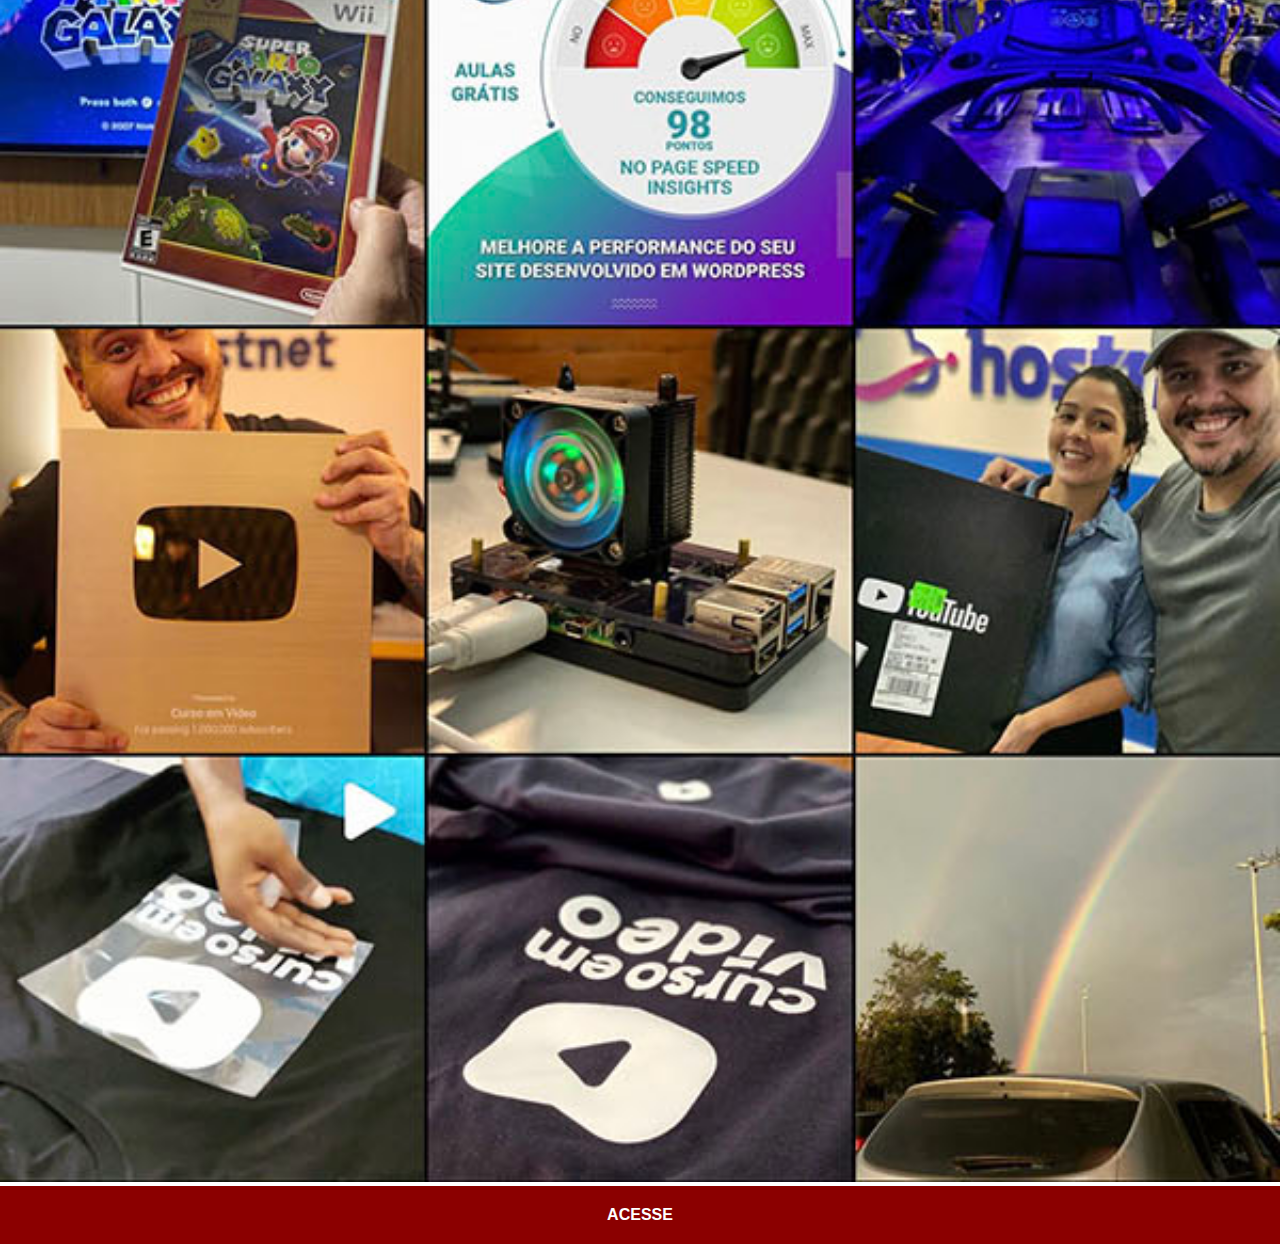
<file: instagram.html>
<!DOCTYPE html>
<html lang="pt-br">
<head>
    <meta charset="UTF-8">
    <meta name="viewport" content="width=device-width, initial-scale=1.0">
    <title>Instagram</title>
    <link rel="stylesheet" href="estilos/social.css">
</head>
<body>
<img src="imagens/tela-instagram.jpg" alt="instagram">
<a href="https://www.instagram.com/gustavoguanabara/" target="_blank">ACESSE</a>

</body>
</html>
</file>
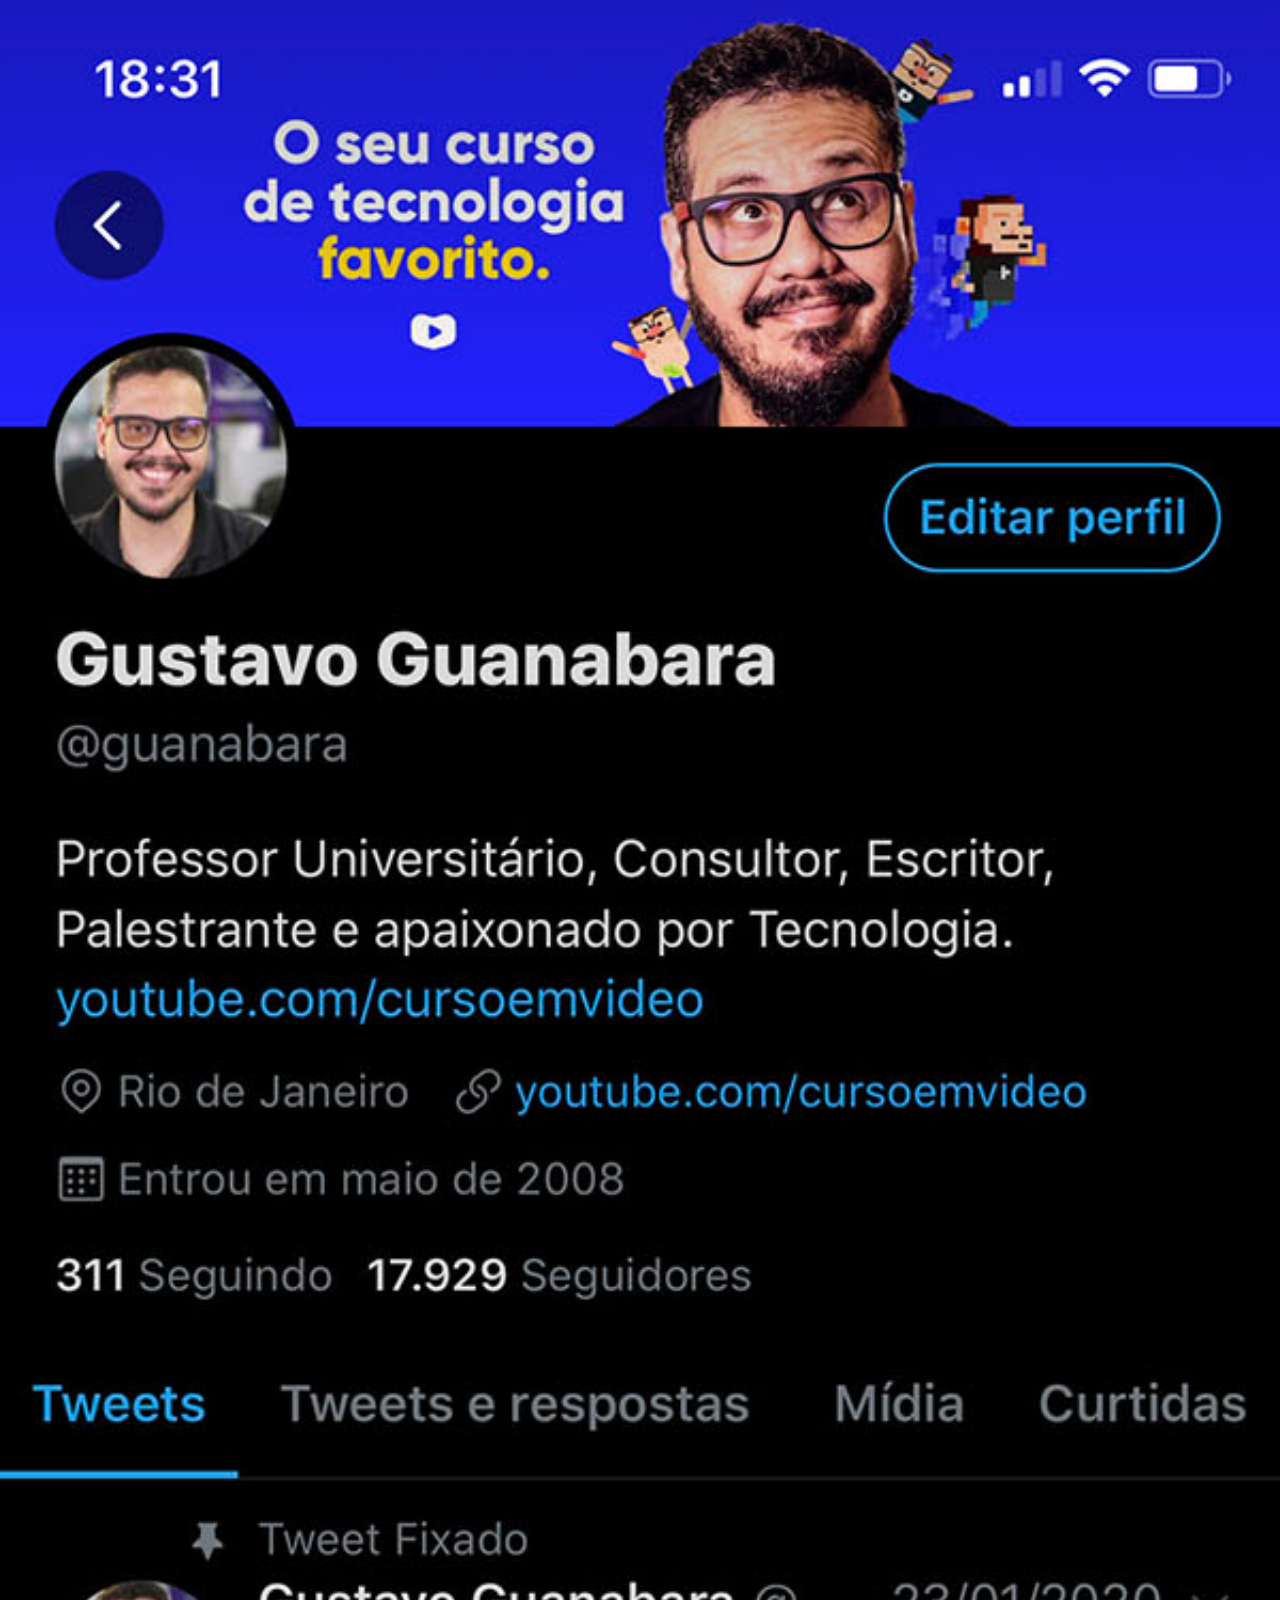
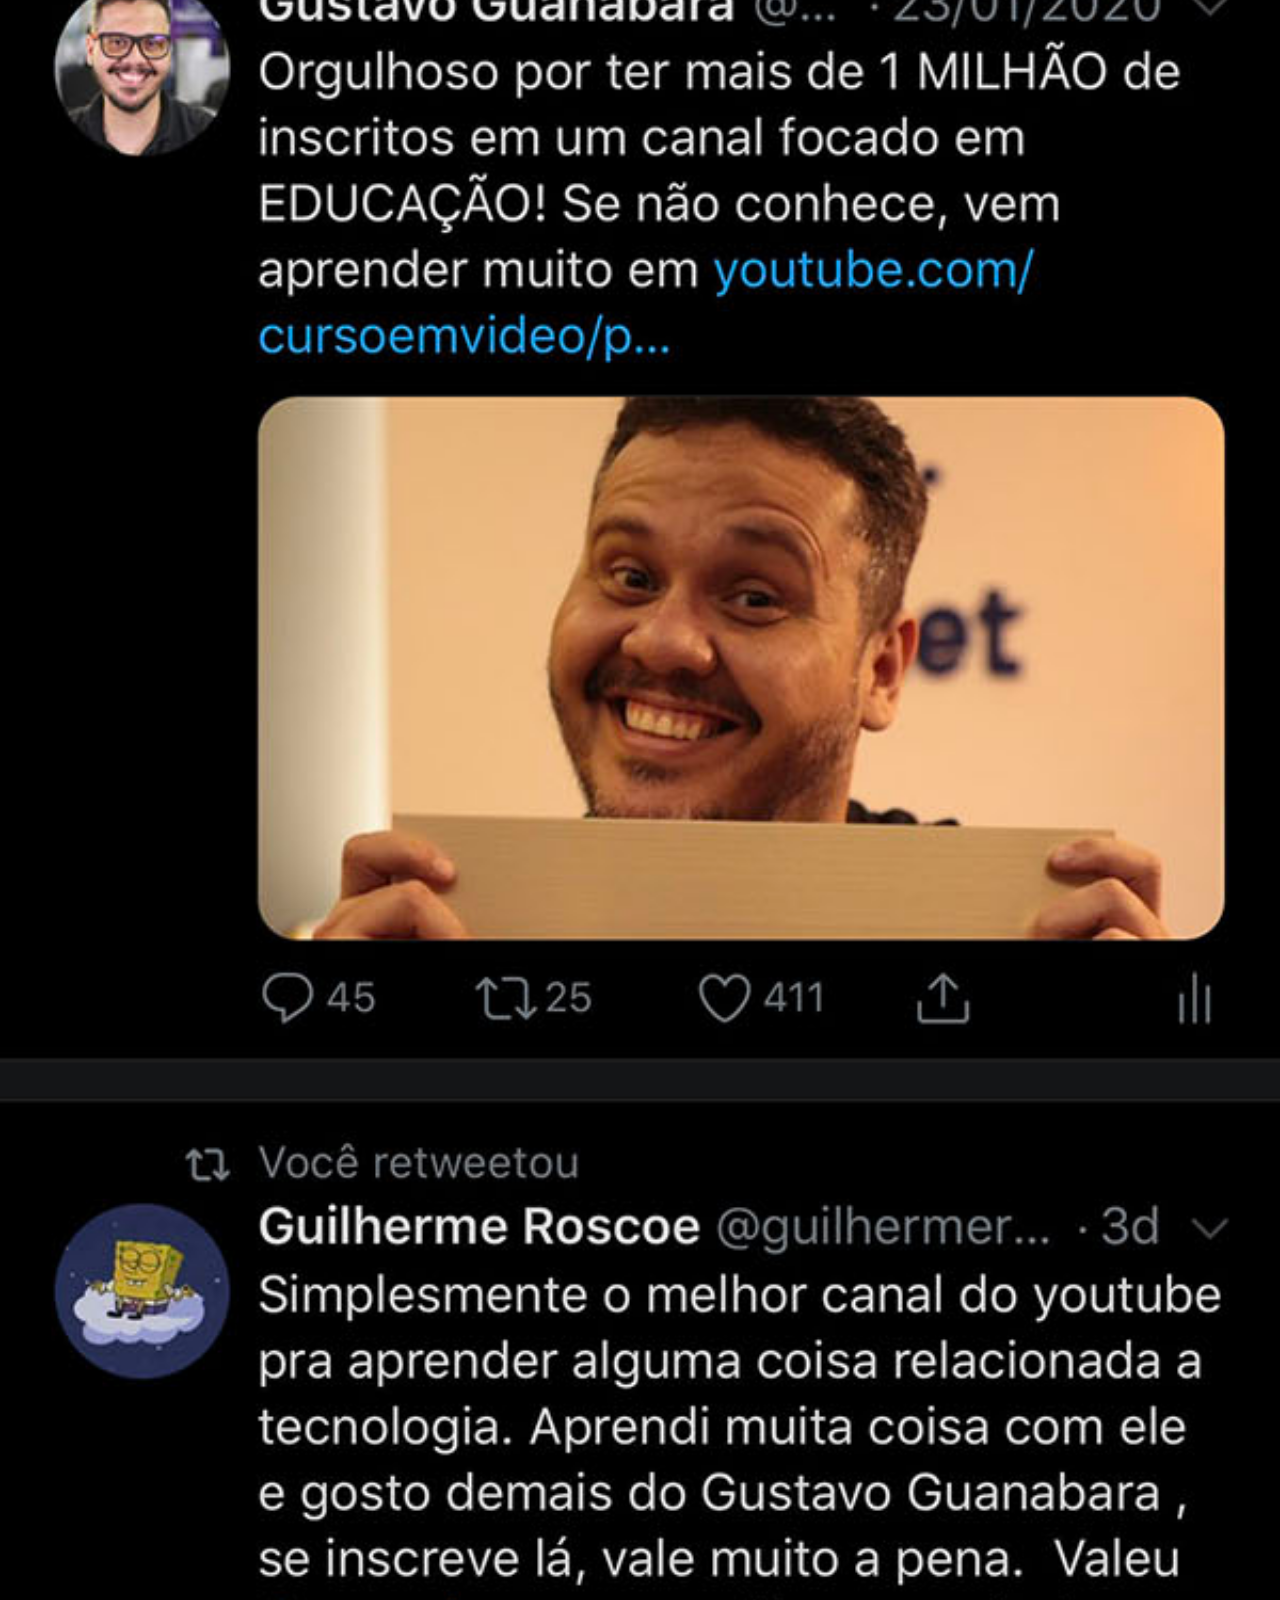
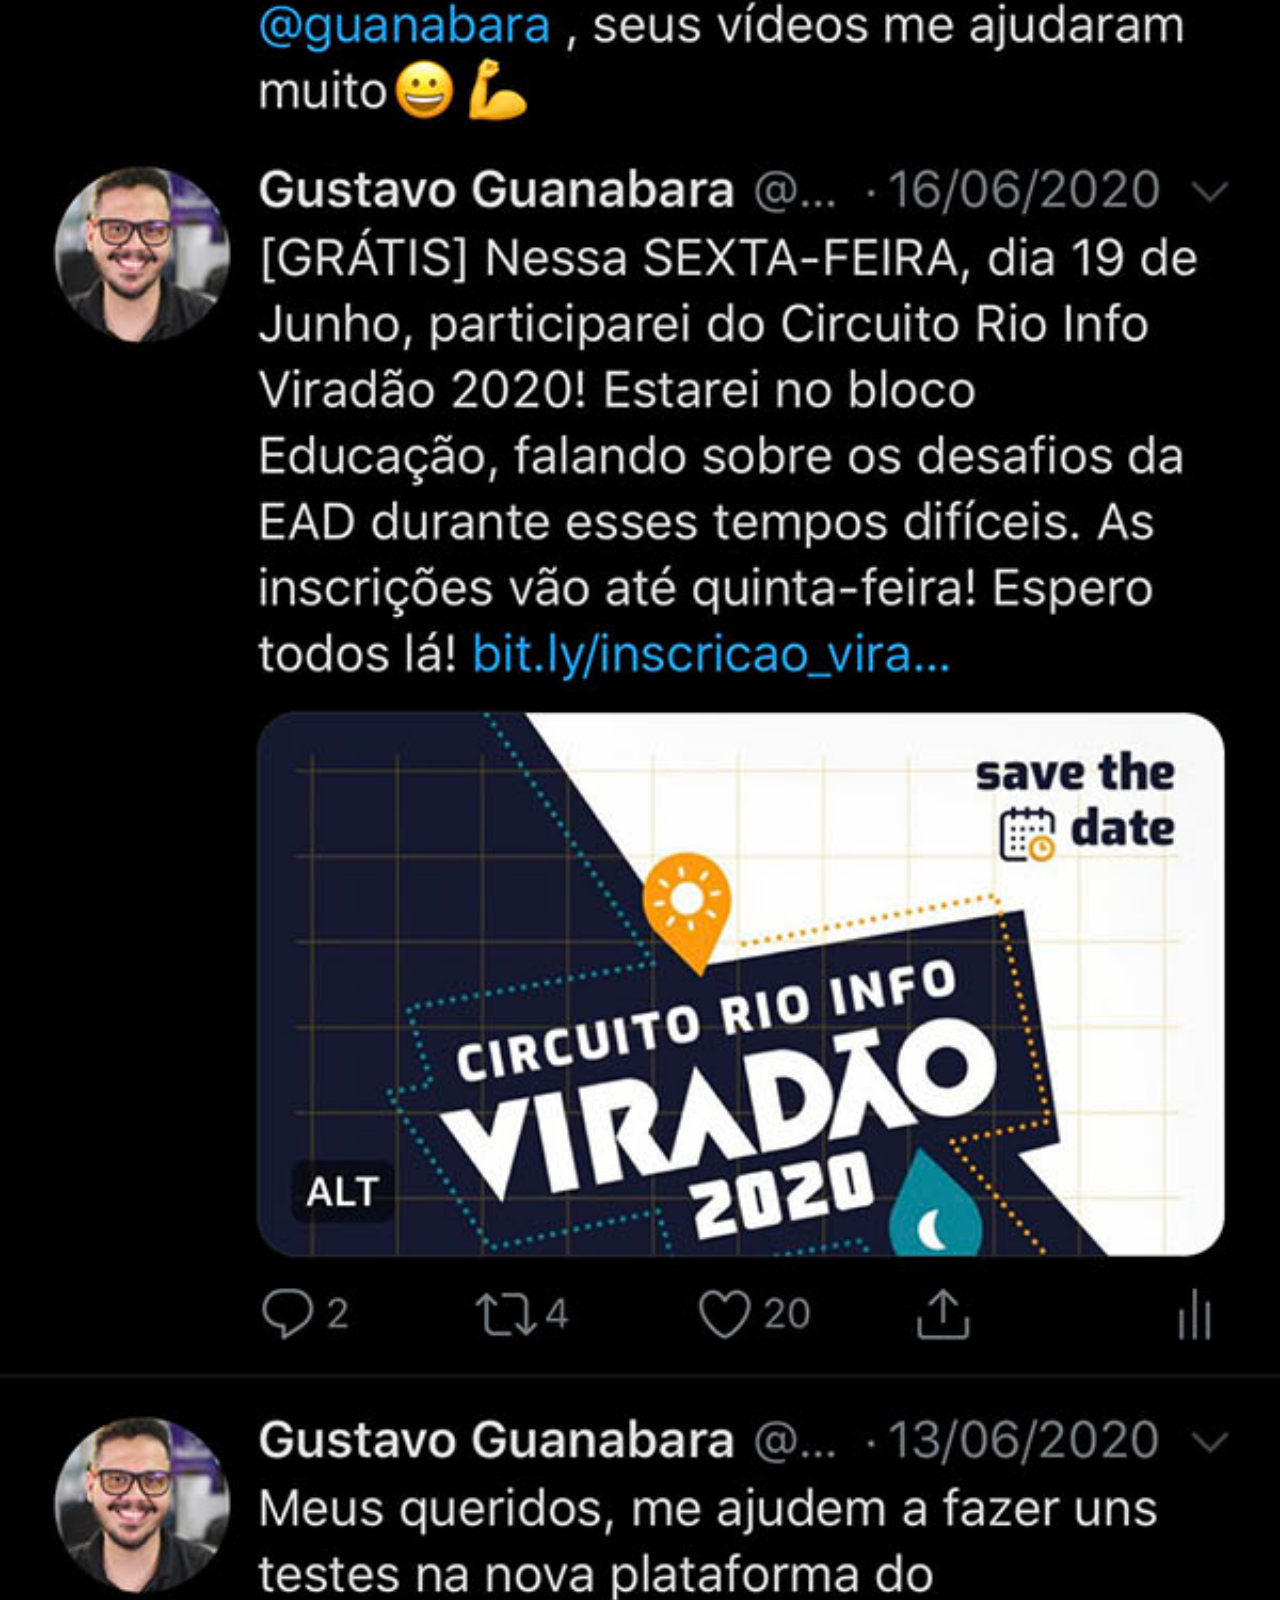
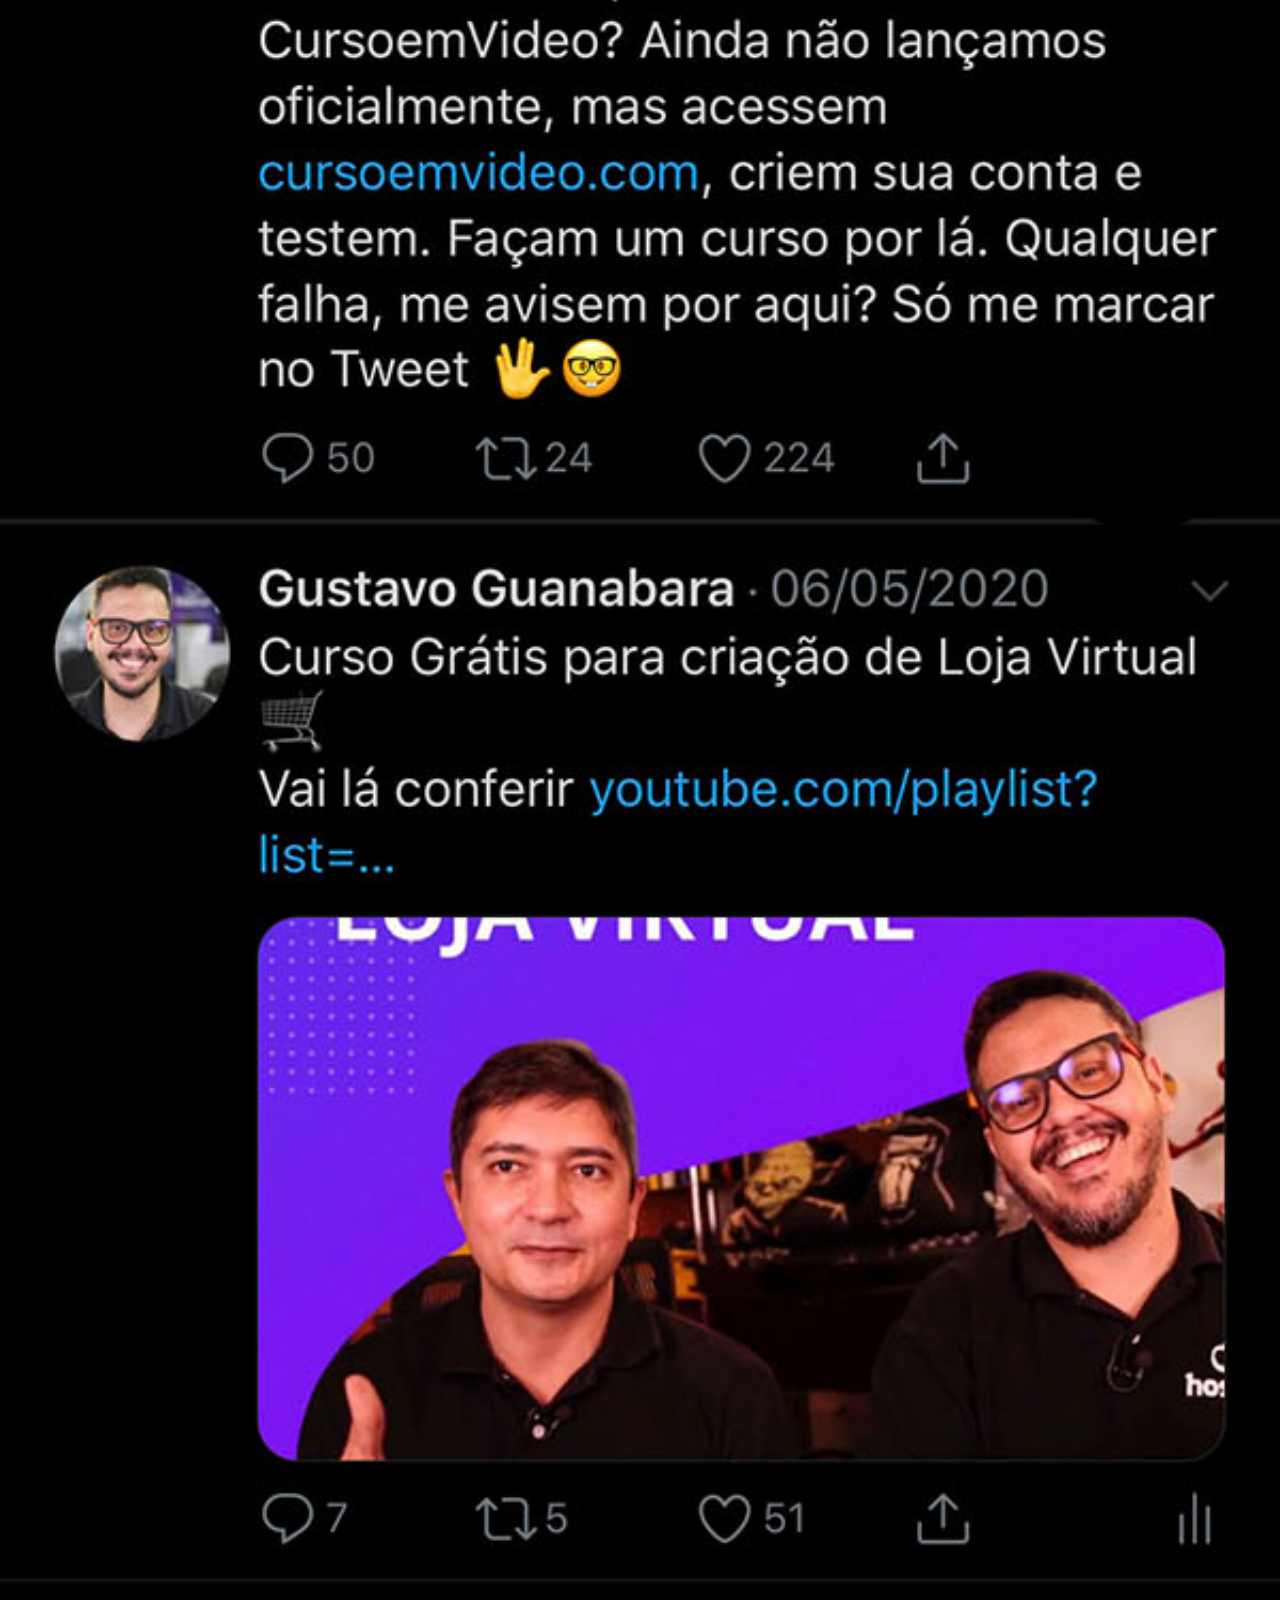
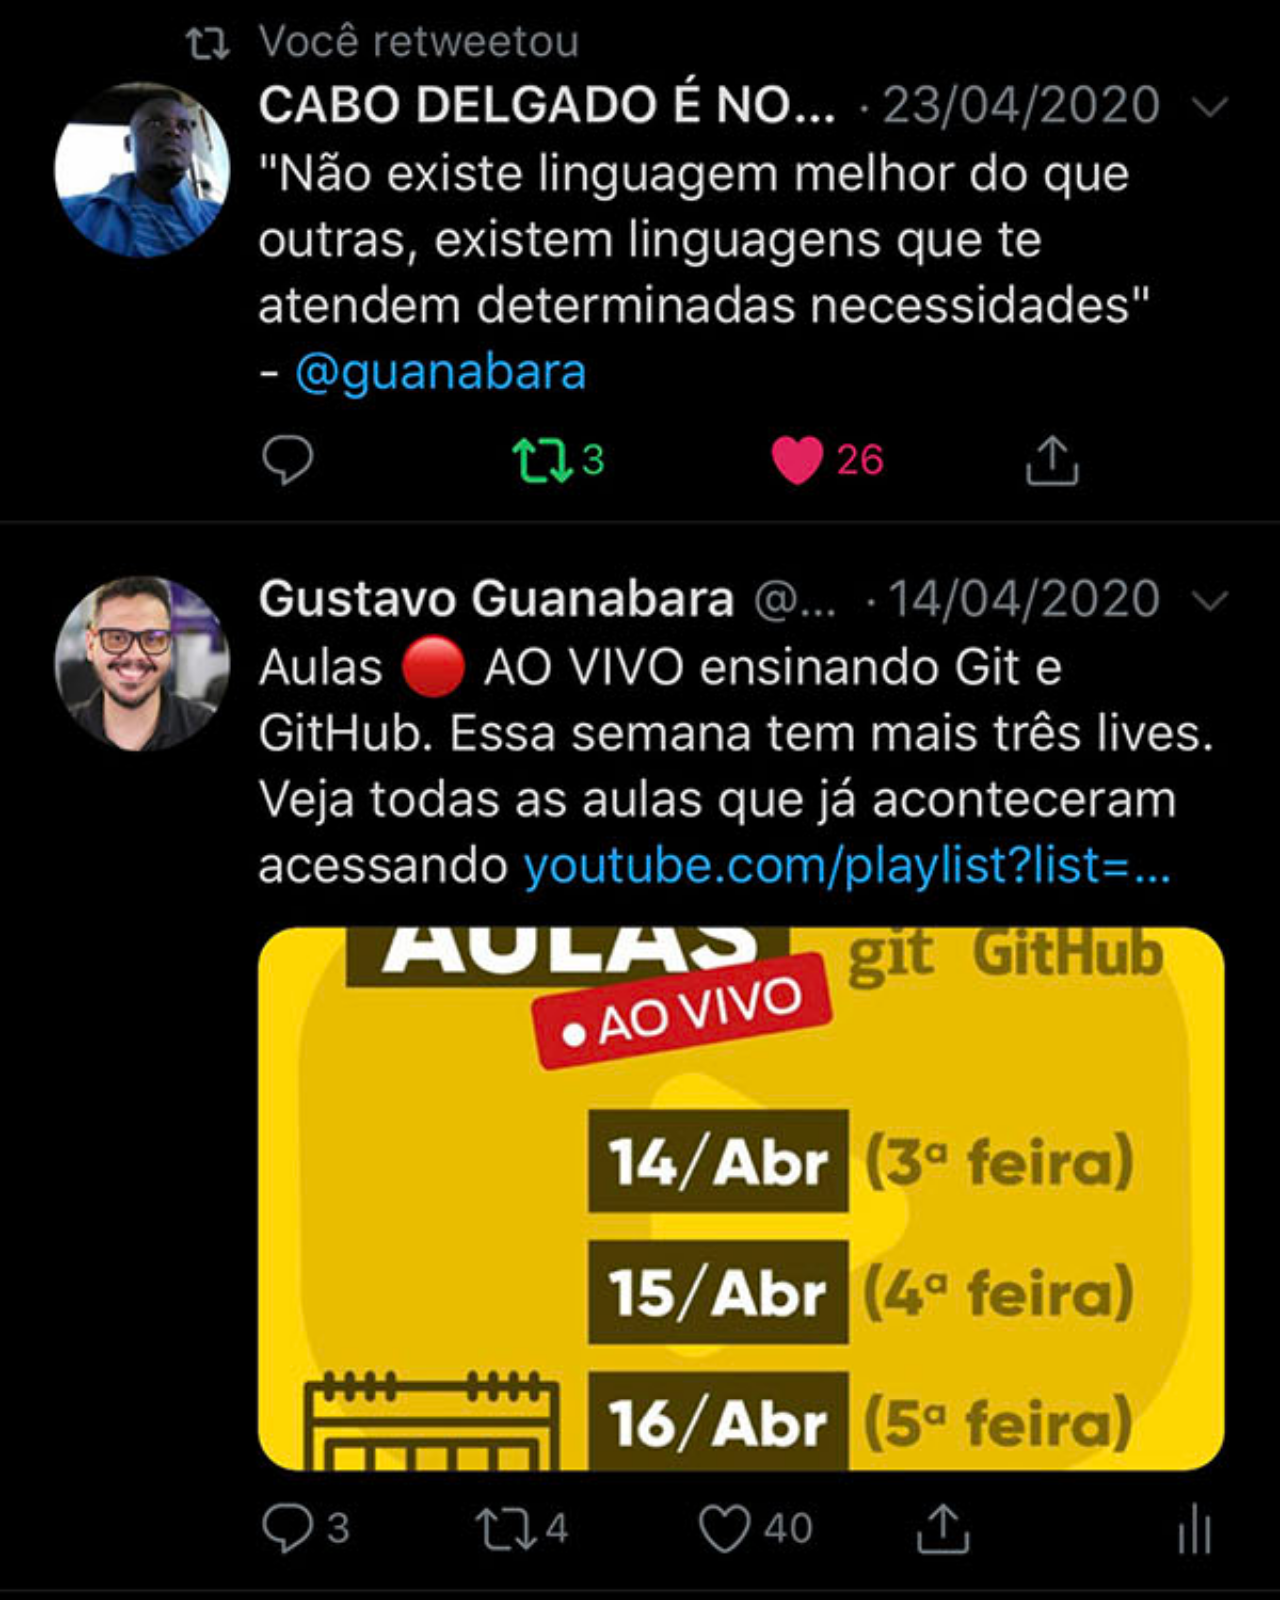
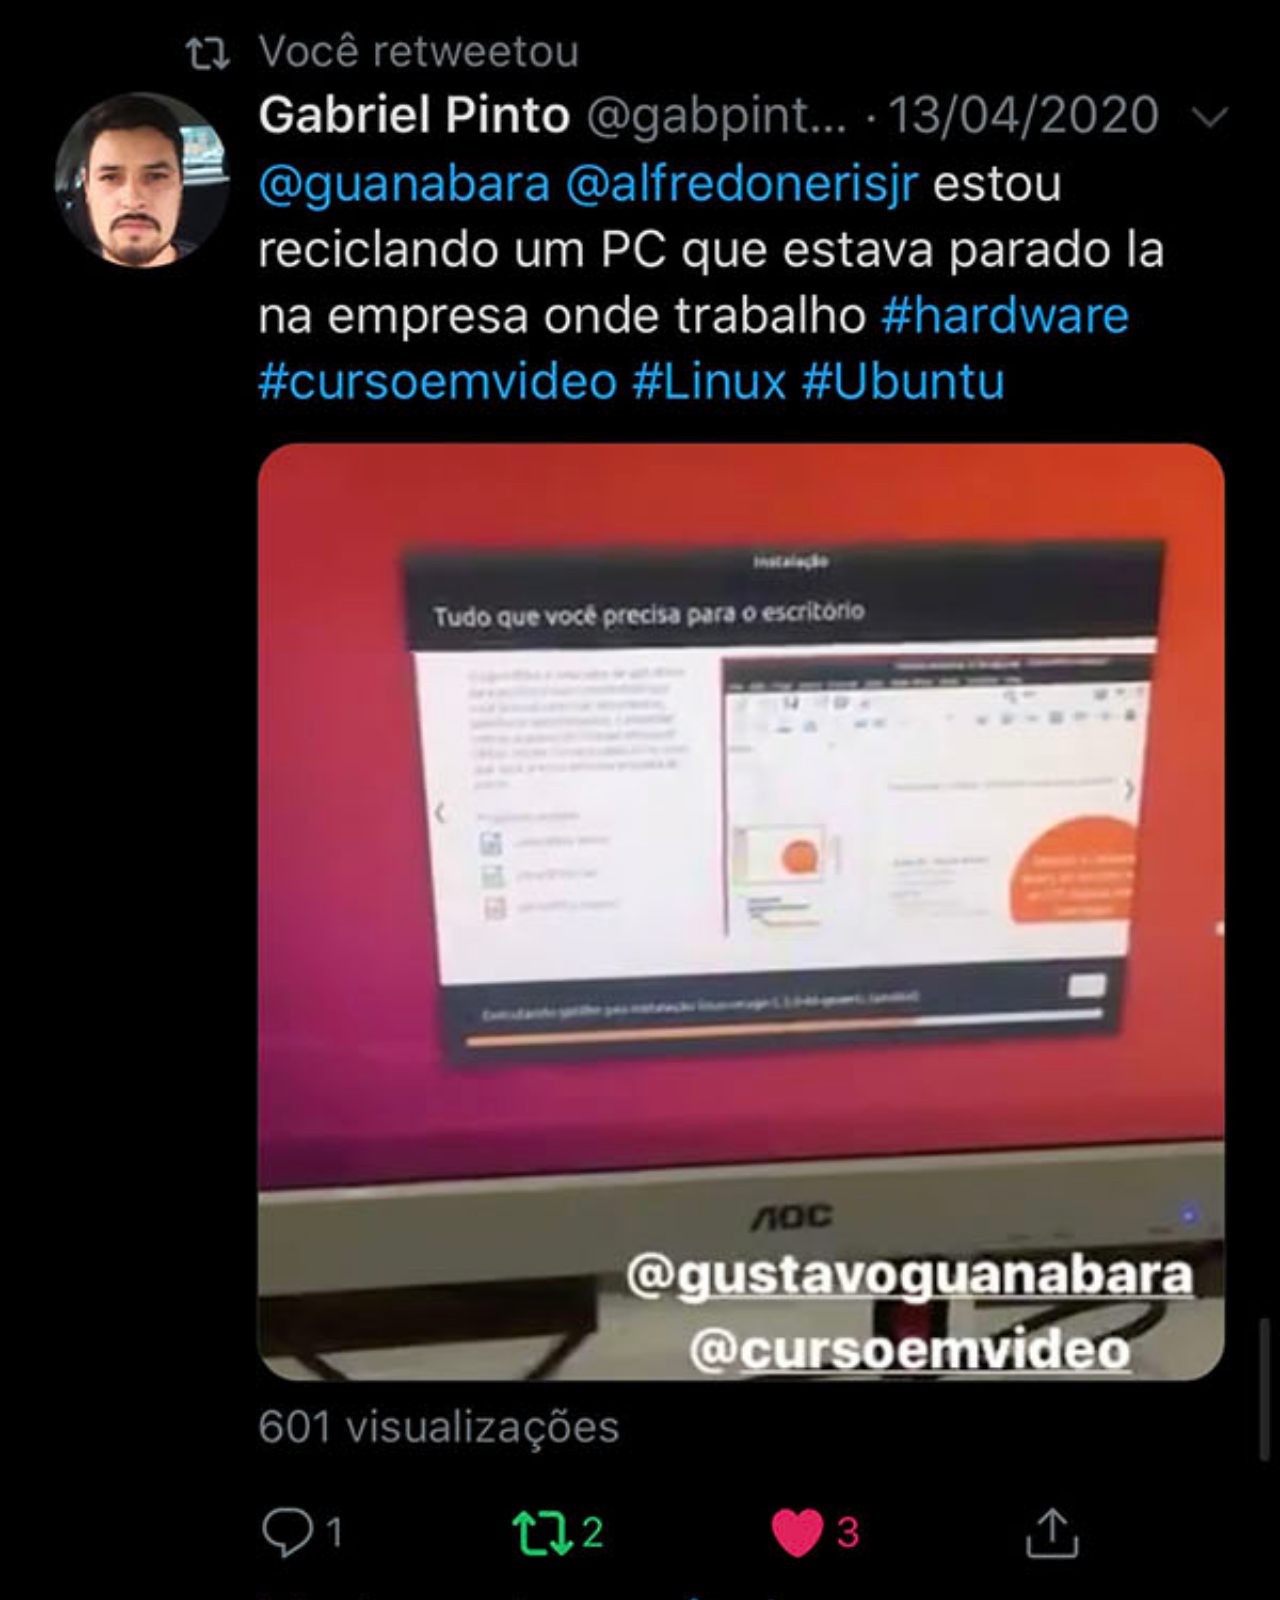
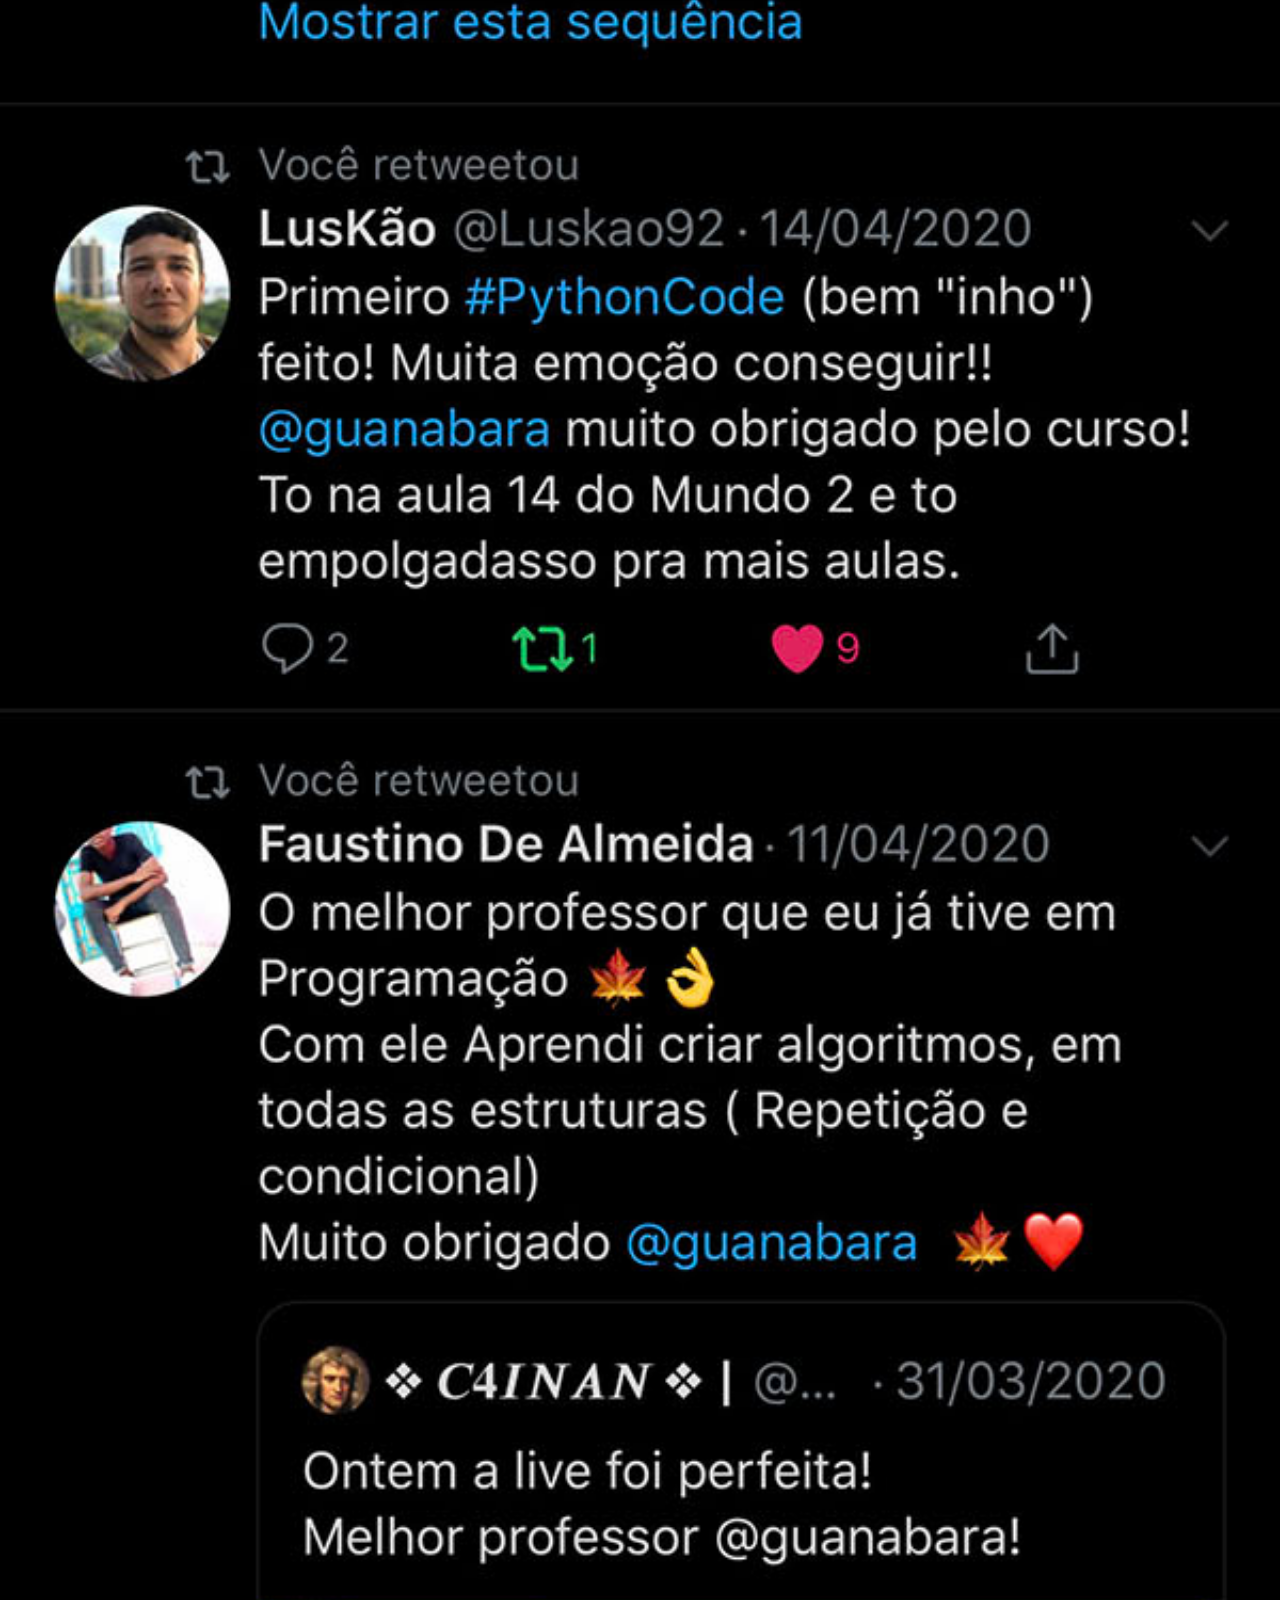
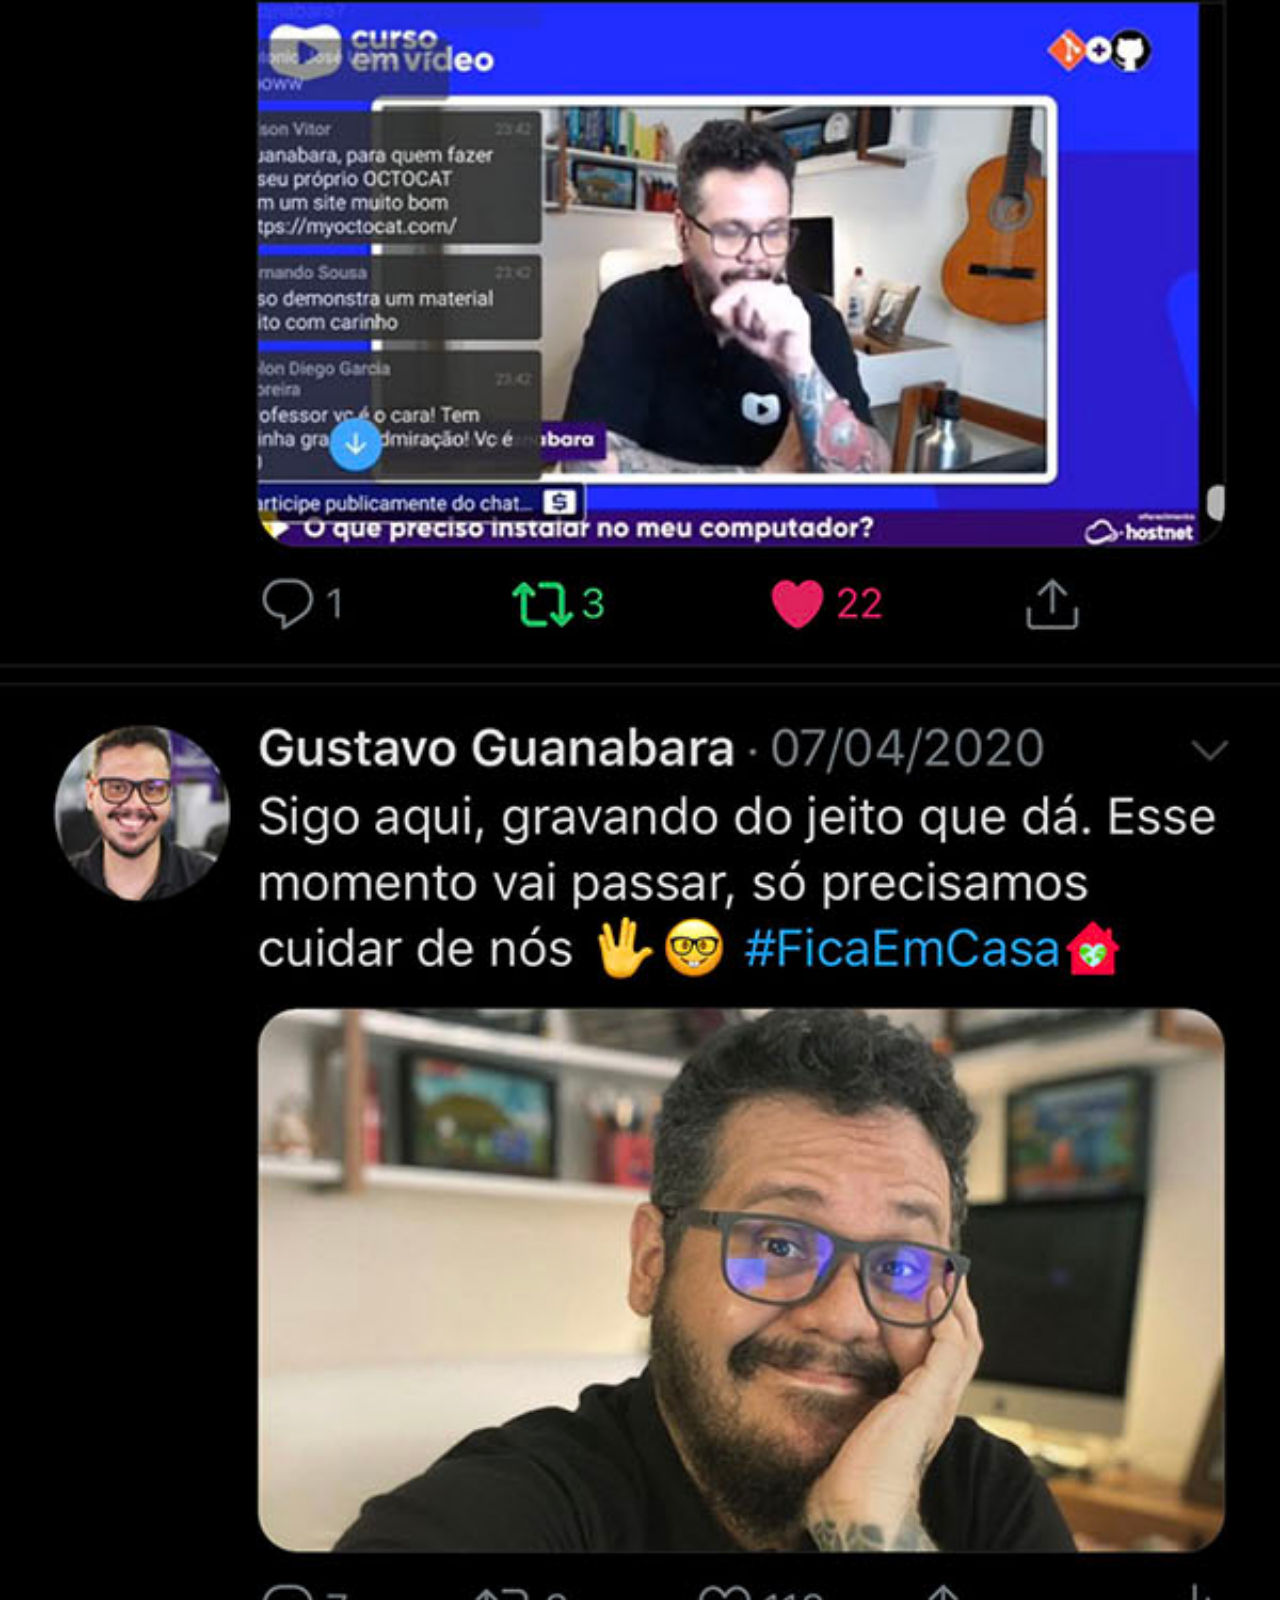
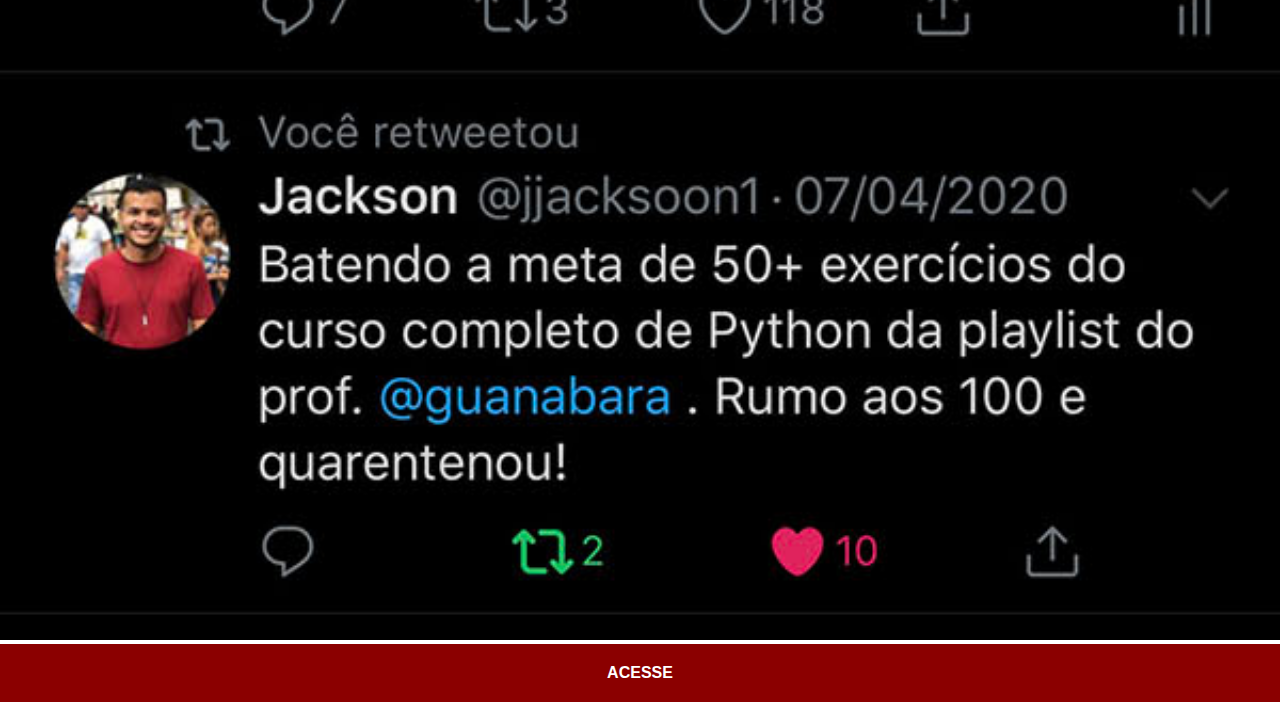
<file: twitter.html>
<!DOCTYPE html>
<html lang="pt-br">
<head>
    <meta charset="UTF-8">
    <meta name="viewport" content="width=device-width, initial-scale=1.0">
    <title>Twitter</title>
    <link rel="stylesheet" href="estilos/social.css">
</head>
<body>
   <img src="imagens/tela-twitter.jpg" alt="twitter">
   <a href="https://twitter.com/gustavoguanabara/" target="_blank">ACESSE</a> 
    
</body>
</html>
</file>
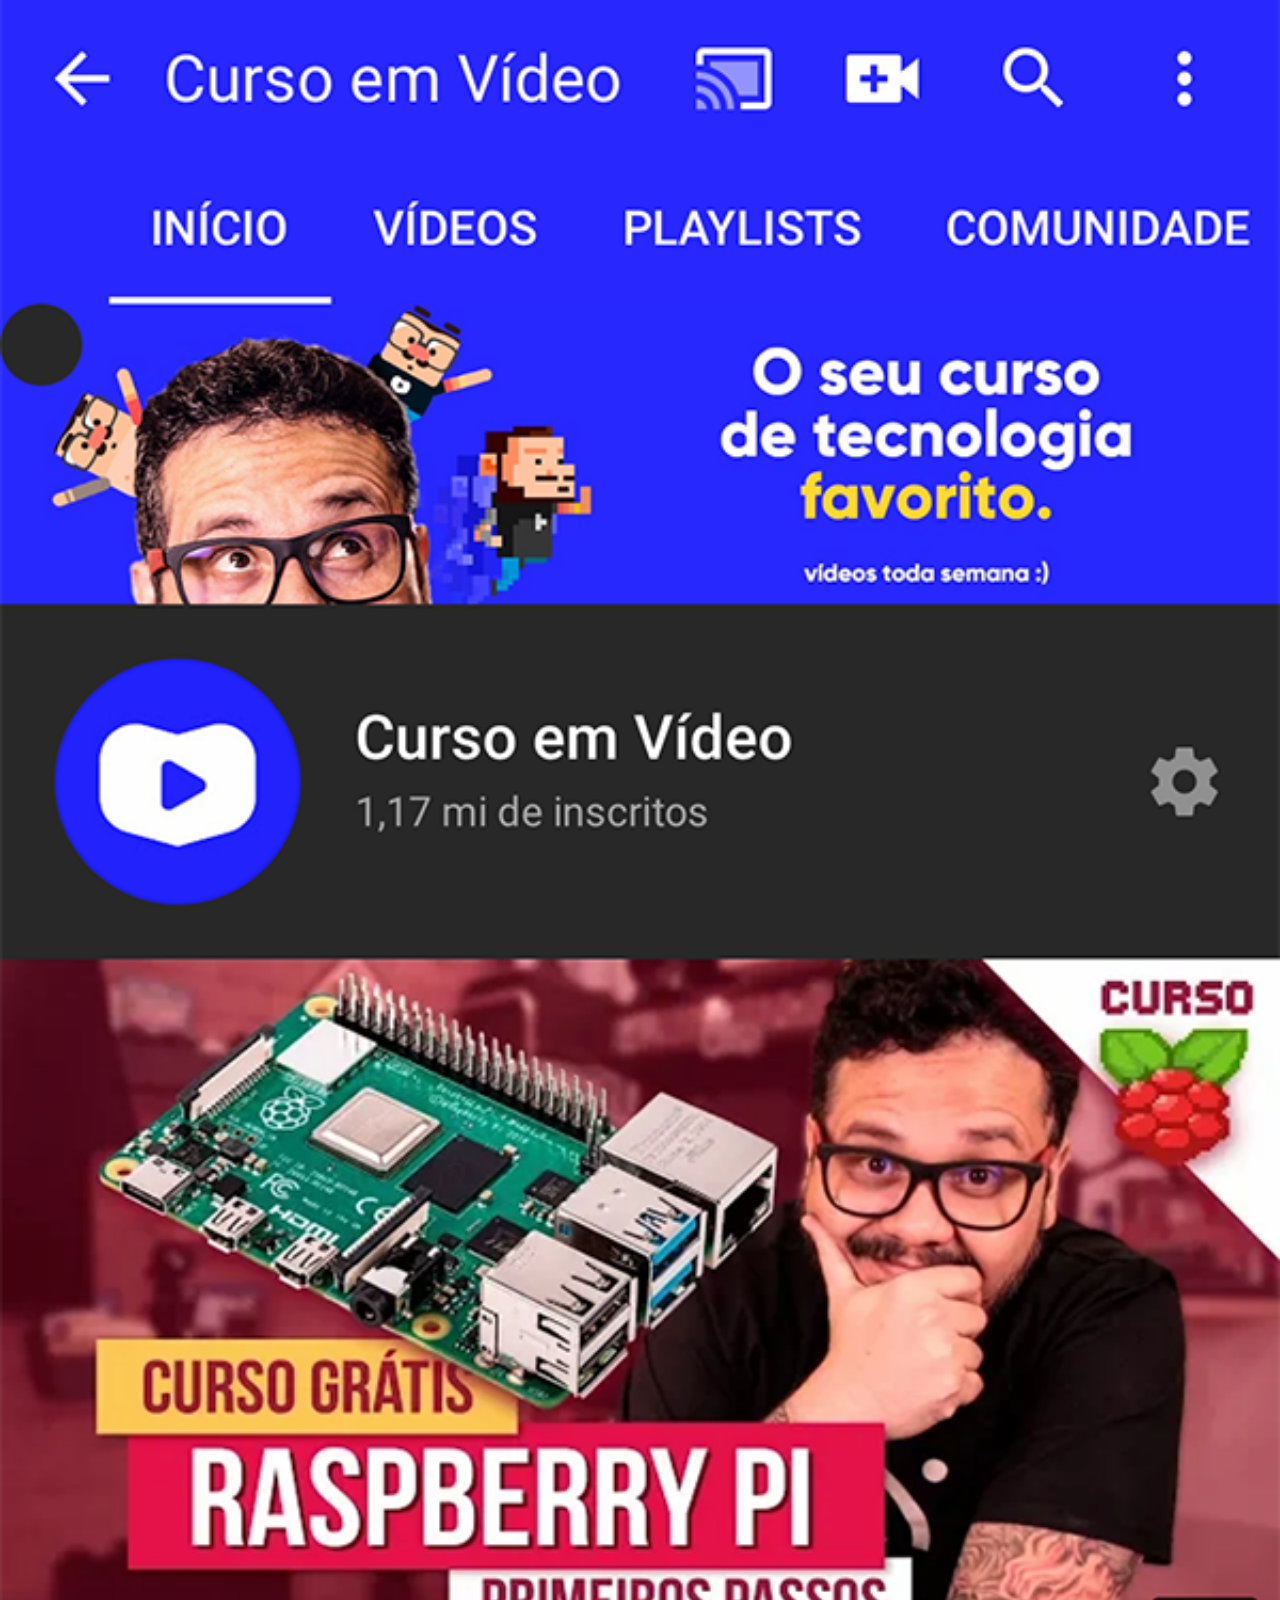
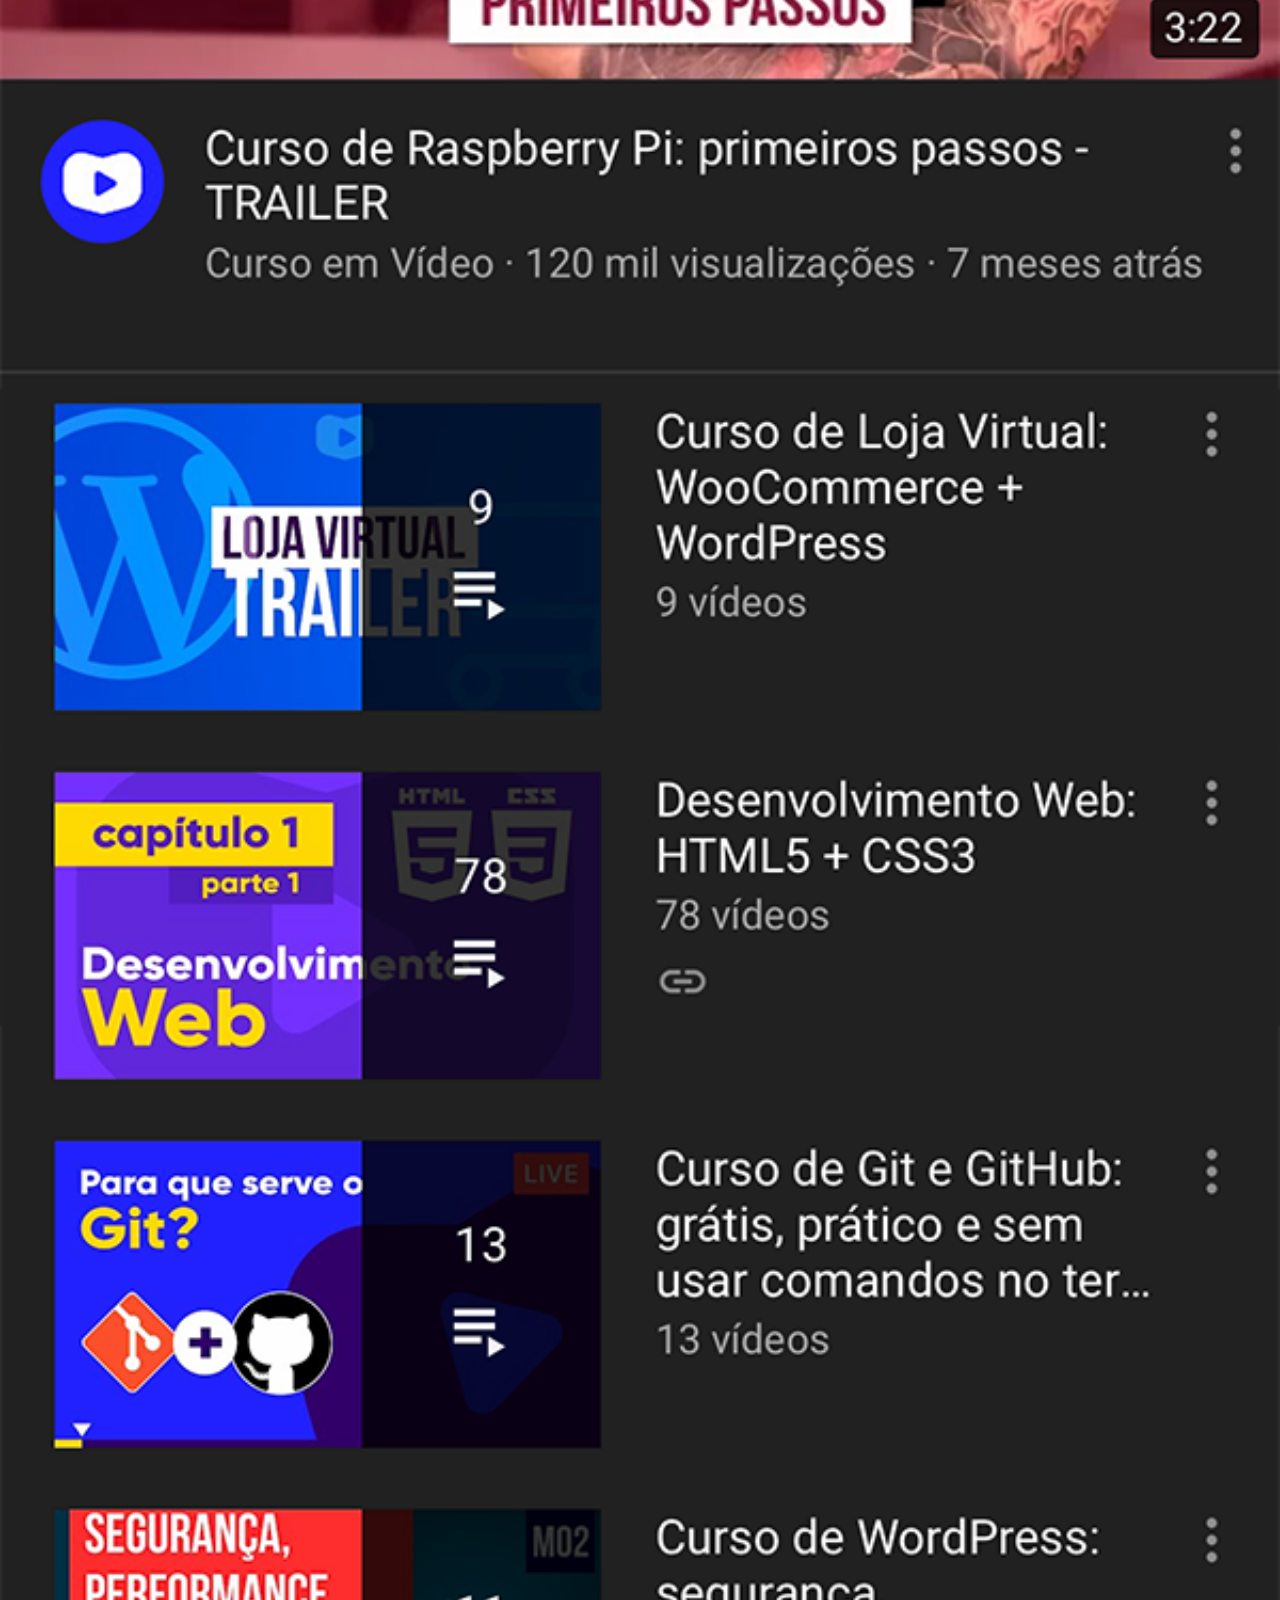
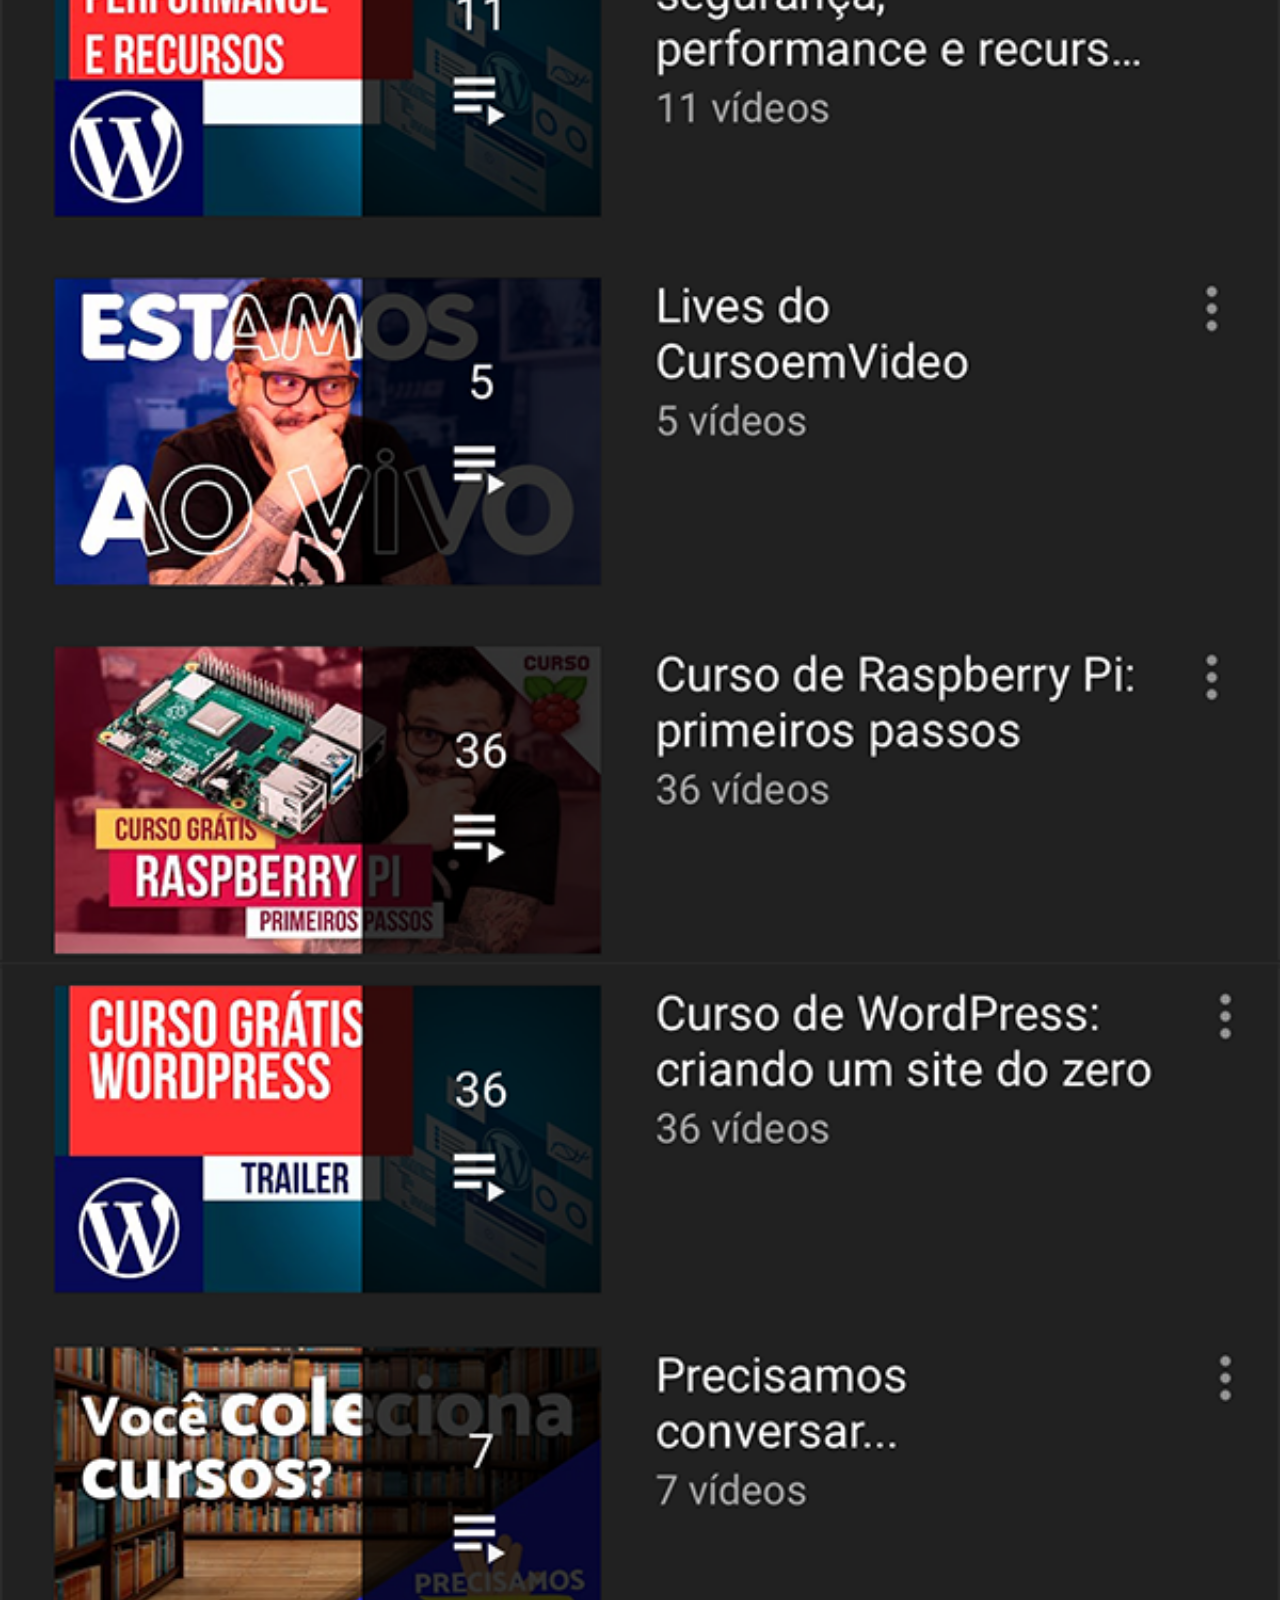
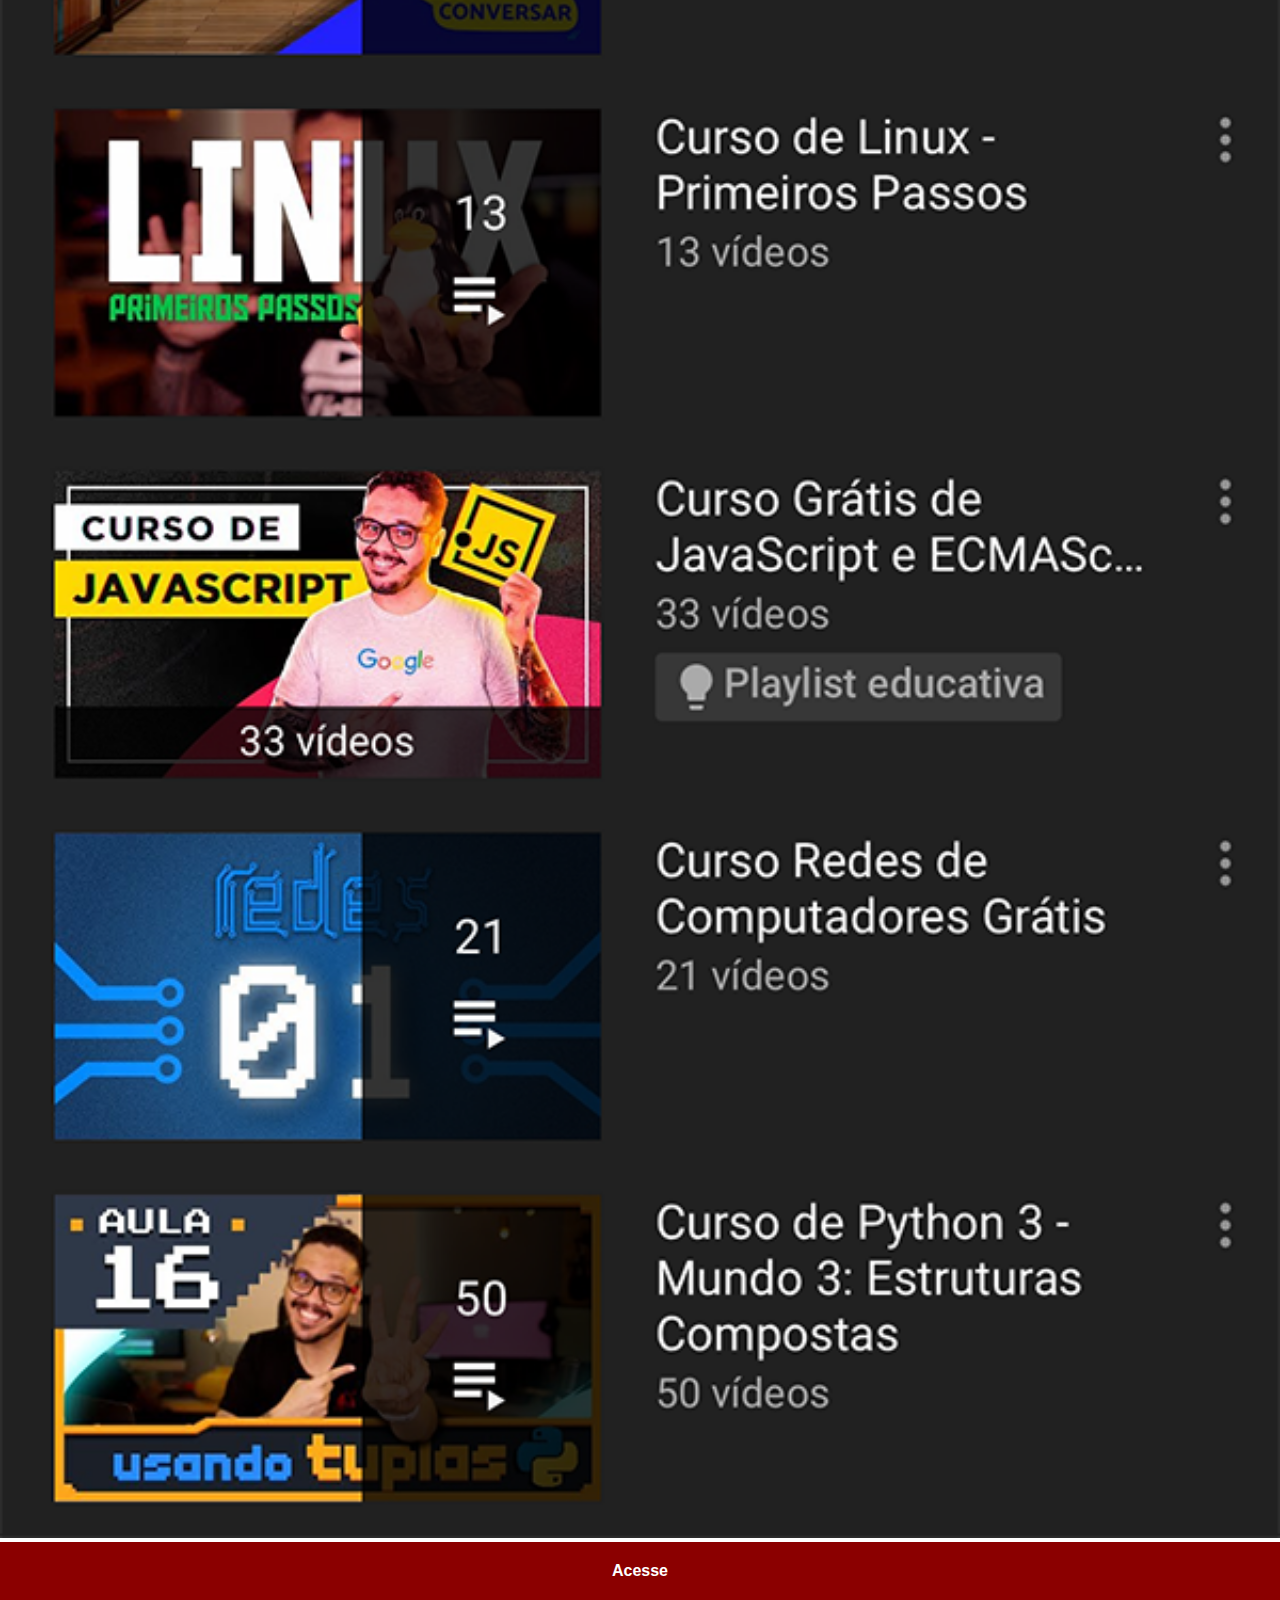
<file: youtube.html>
<!DOCTYPE html>
<html lang="pt-br">
<head>
    <meta charset="UTF-8">
    <meta name="viewport" content="width=device-width, initial-scale=1.0">
    <title>YouTube</title>
   <link rel="stylesheet" href="estilos/social.css">
</head>
<body>
    <img src="imagens/tela-youtube.png" alt="YouTube">
    <a href="https://www.youtube.com/user/cursosemvideo/playlists" target="_blank">Acesse</a>
    
</body>
</html>
</file>
<file: estilos/style.css>
@charset "UTF-8";

* {
    margin: 0px;
    padding: 0px;
    font-family: Arial, Helvetica, sans-serif;
}

html, body {
    height: 100vh;
    width: 100vw;
    background-color: black;
}

body {
    background: url('../imagens/fundo-madeira.jpg')no-repeat top center;
    background-size: cover;
    background-attachment: fixed;
}

main {
    position: relative;
    height: 100vh;
   
}

section#telefone {
    position: absolute;
    top: 50%;
    left: 50%;
    transform: translate(-50%, -50%);

    height: 627px;
    width: 311px;
    background:url('../imagens/frame-iphone.png') no-repeat;

}

iframe#tela {
    position: relative;
    top:80px ;
    left: 22px;
    width: 267px;
    height: 471px;


}
 section#redes-sociais {
    text-align: right;
 }

section#redes-sociais img {
width: 50px;
margin: 10px;
border-radius: 50%;
box-shadow: 2px 2px 5px rgba(0, 0, 0.400,);
box-sizing: border-box;
}

section#redes-sociais img:hover {
    border: 2px solid rgba(255,255,255, 0.637);
    transform: translate(-3px, -3px);
    box-shadow: 5px 5px 10px rgba(0, 0, 0, 0.623);
    transition: transform .3s; border: 1s;
}
</file>
<file: estilos/social.css>
@charset "UTF-8";

* {
    margin: 0px;
    padding: 0px;
    font-family: Arial, Helvetica, sans-serif;
}

::-webkit-scrollbar {
    width: 0px;
    height: 0px;
}


img {
    width: 100vw;

}
a {
    display: block;
    background-color: darkred;
    color: white;
    padding: 20px;
    text-align: center;
    font-weight: bolder;
    text-decoration: none;

}
a:hover {
    background-color: red;
}
</file>
